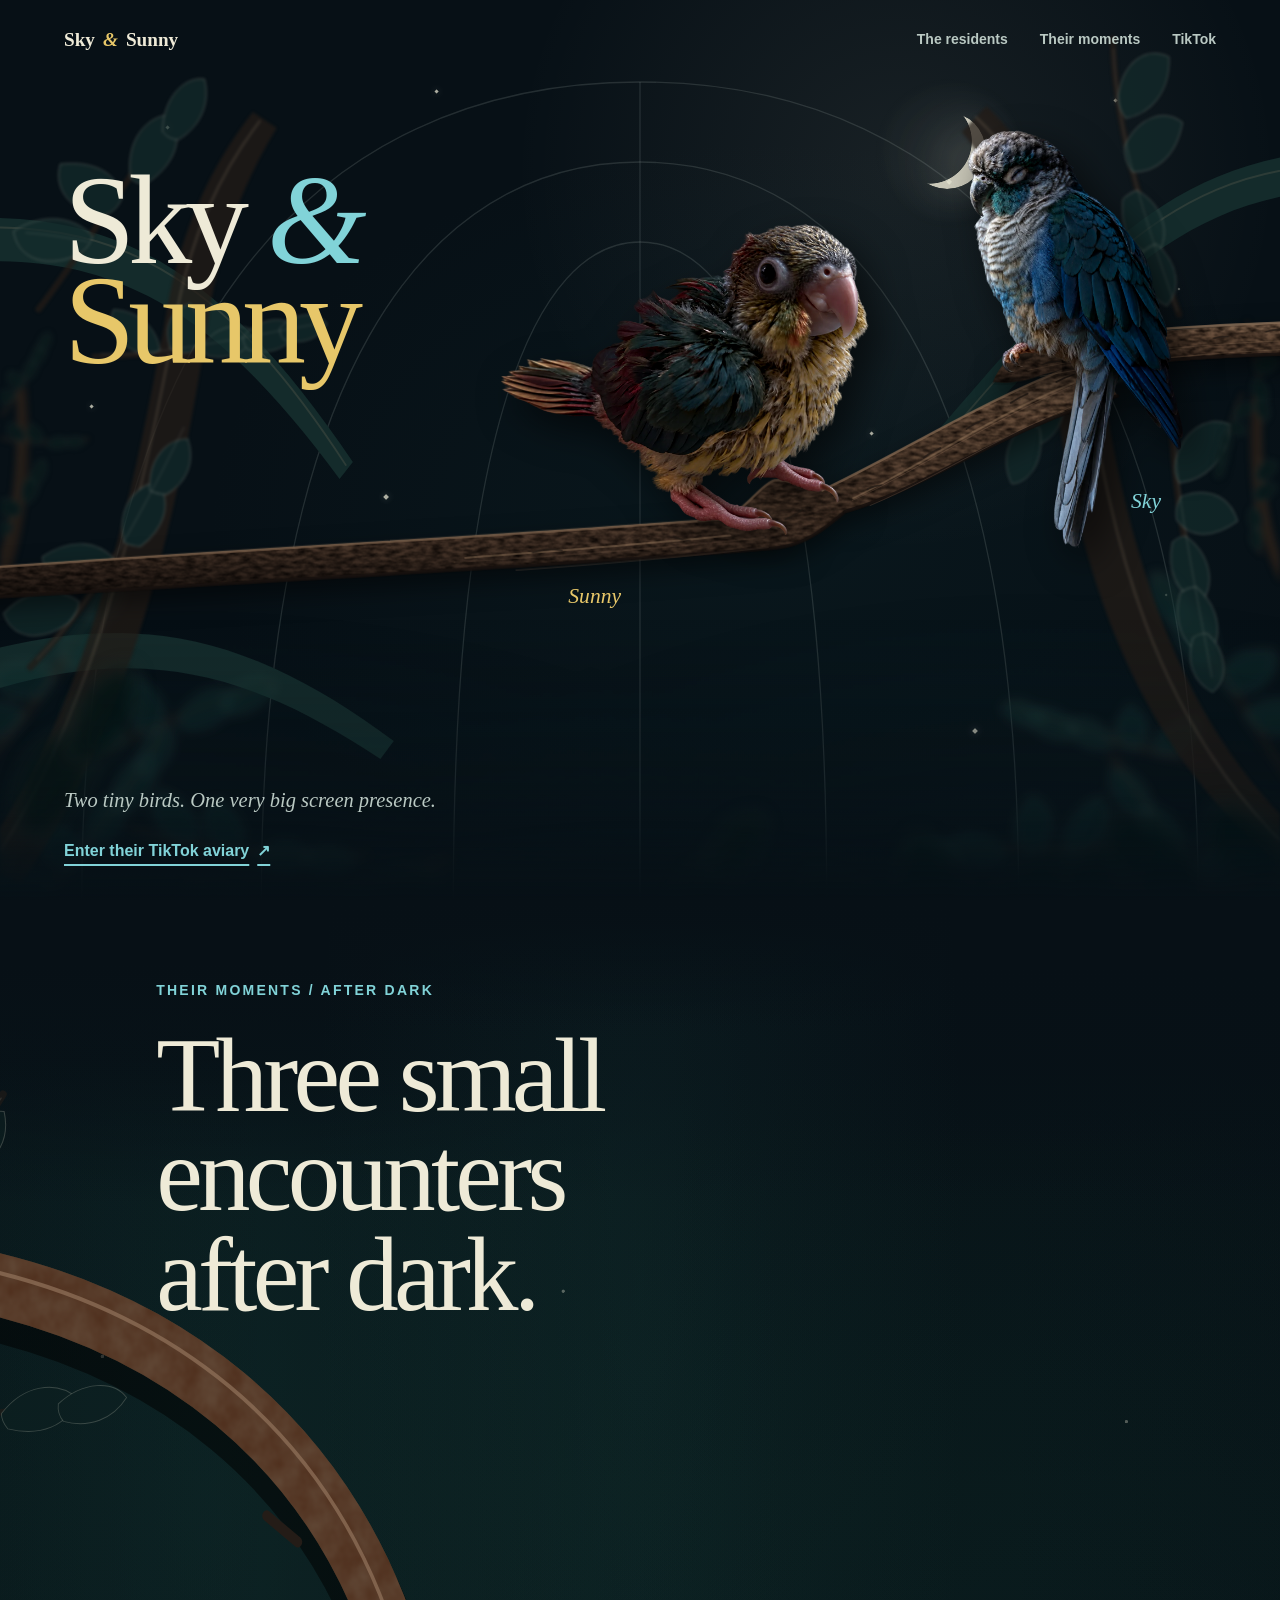
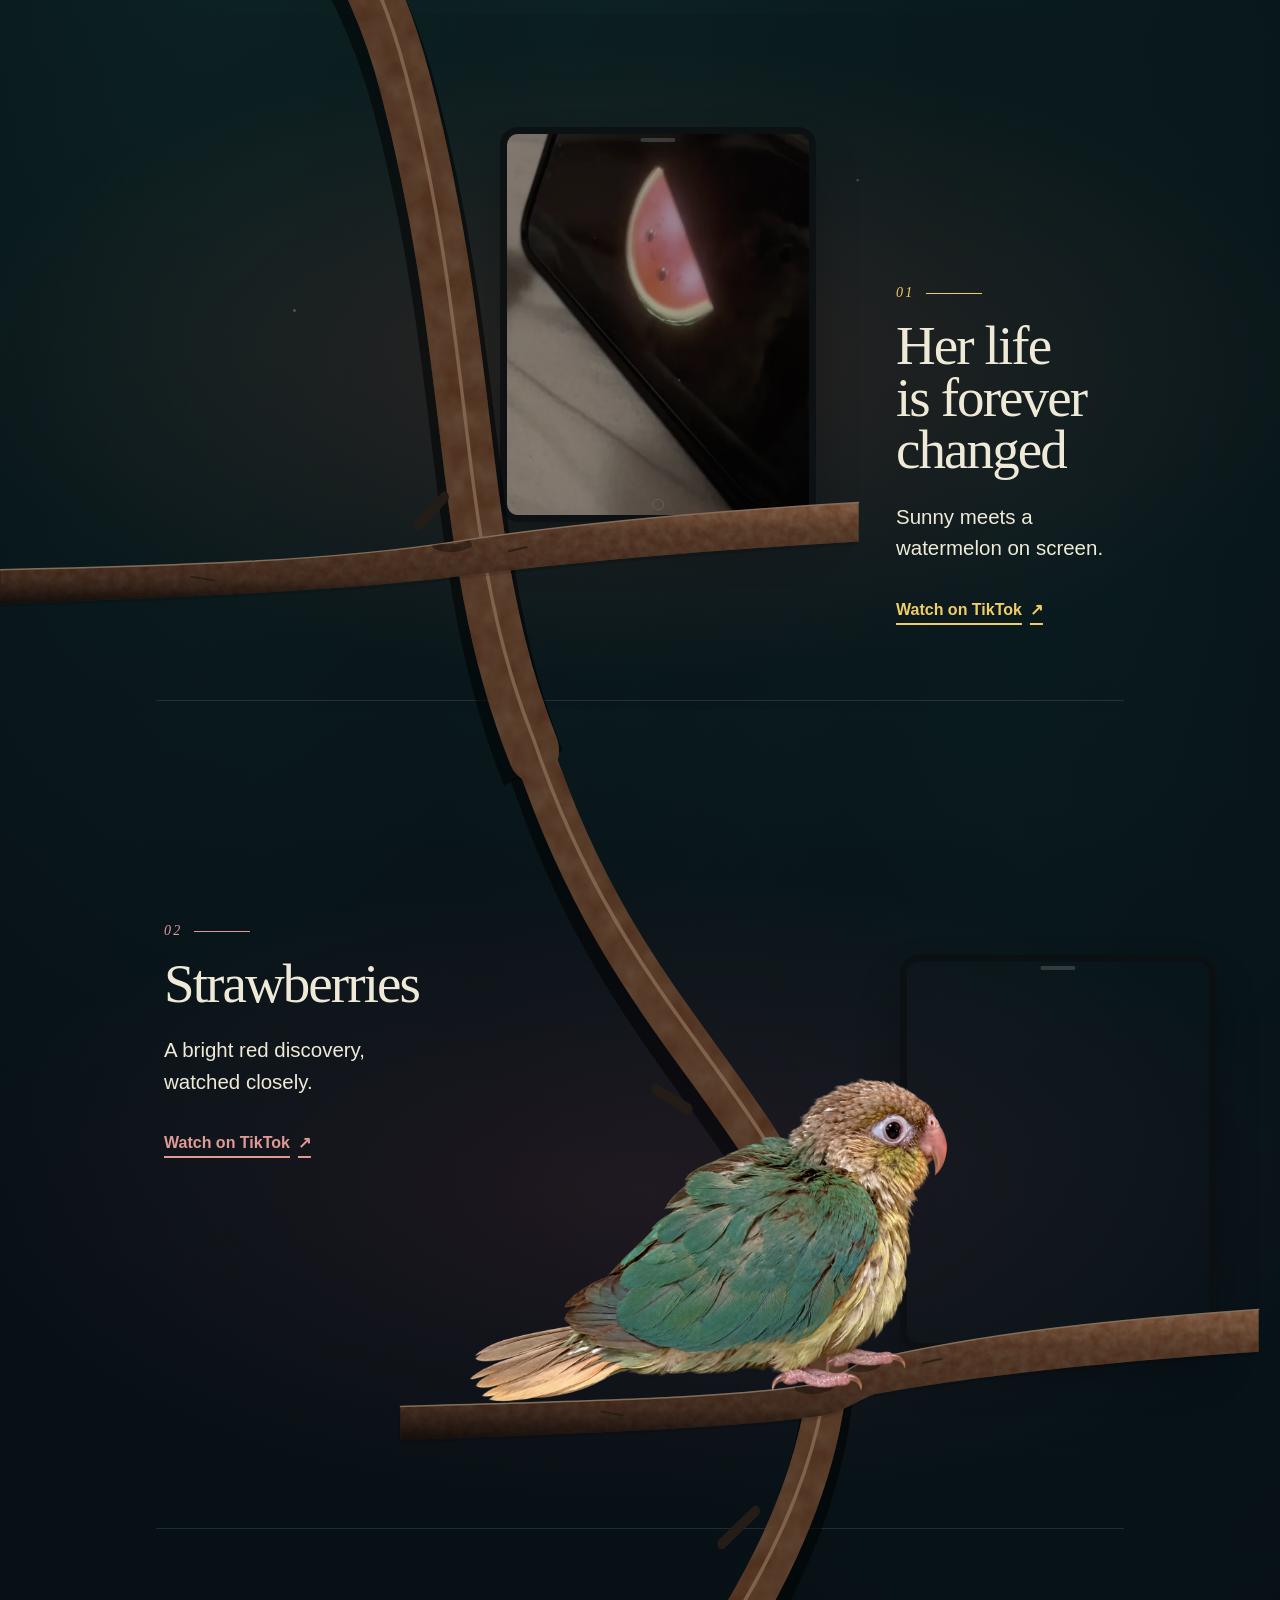
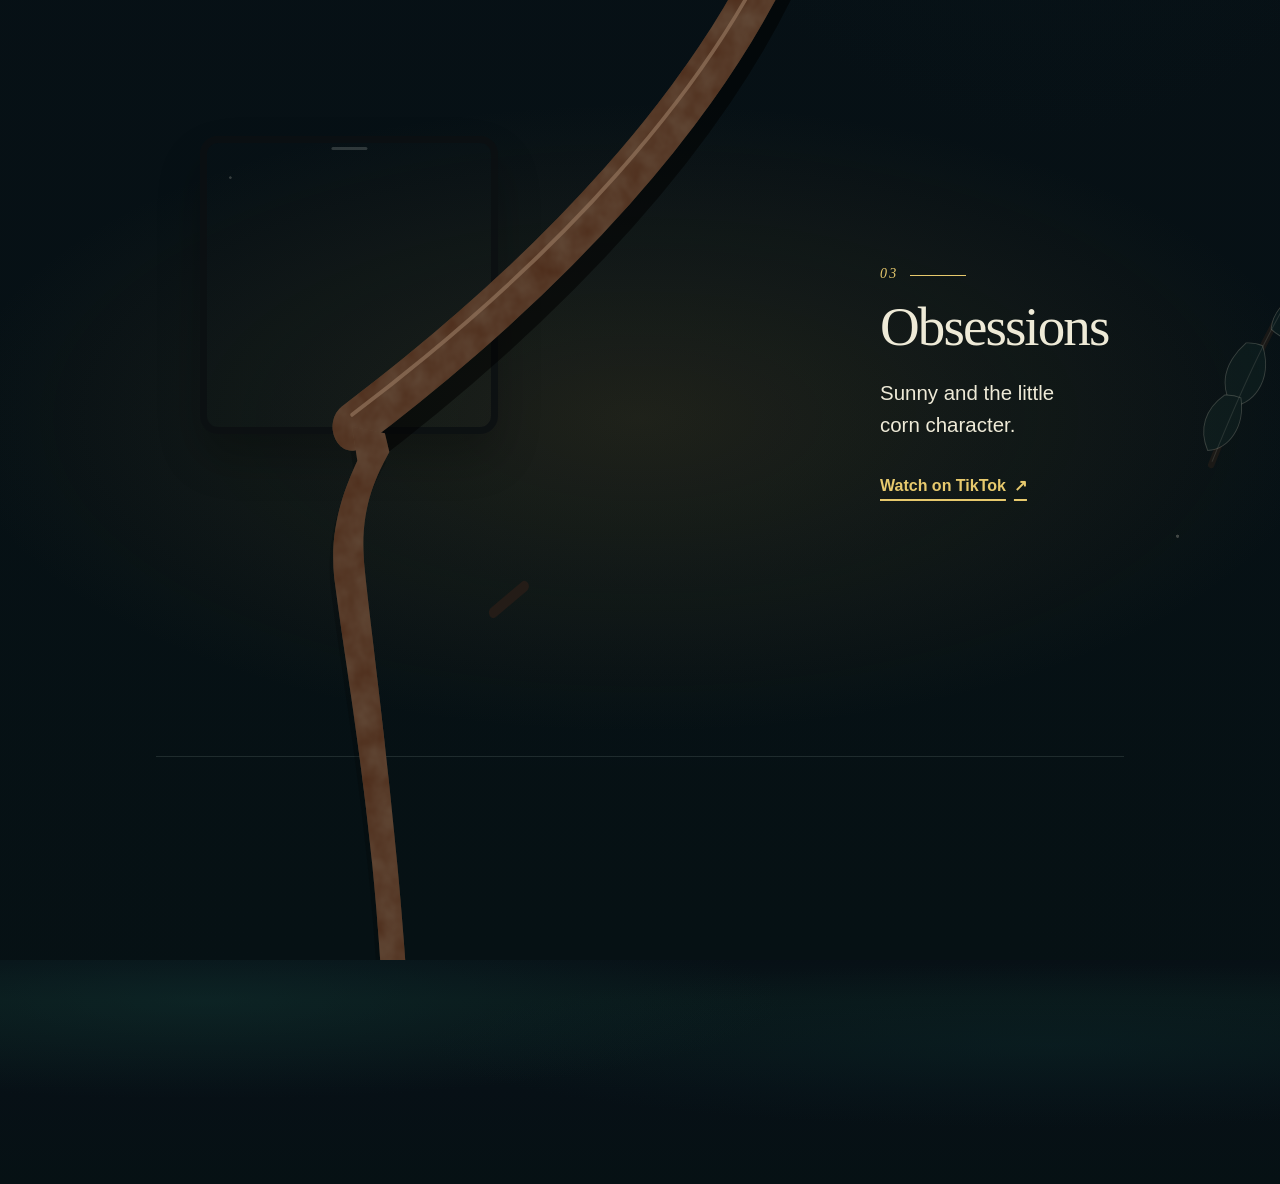
<file: index.html>
<!doctype html>
<html lang="en">
<head>
  <meta charset="utf-8">
  <meta name="viewport" content="width=device-width, initial-scale=1">
  <meta name="theme-color" content="#071016">
  <meta name="description" content="Enter Sky and Sunny’s moonlit aviary and watch three authentic moments from their TikTok account.">
  <title>Sky &amp; Sunny | Night Aviary</title>
  <link rel="icon" href="data:,">
  <link rel="manifest" href="/site.webmanifest">
  <link rel="preconnect" href="https://www.tiktok.com" crossorigin>
  <link rel="dns-prefetch" href="https://www.tiktok.com">
  <link rel="preload" as="style" href="/styles.css">
  <link rel="preload" as="script" href="/script.js">
  <link rel="preload" as="image" href="/assets/sunny-cutout.webp" type="image/webp" fetchpriority="high">
  <link rel="preload" as="image" href="/assets/sky-cutout.webp" type="image/webp" fetchpriority="high">
  <link rel="stylesheet" href="/styles.css">
  <script src="/script.js" defer></script>
</head>
<body>
  <a class="skip-link" href="#main-content">Skip to main content</a>

  <header class="site-header">
    <nav class="site-nav" aria-label="Primary navigation">
      <a class="wordmark" href="#top" aria-label="Sky and Sunny, back to top">Sky <span>&amp;</span> Sunny</a>
      <button class="menu-toggle" id="menu-toggle" type="button" aria-expanded="false" aria-controls="site-menu">
        <span>Menu</span>
        <span class="menu-icon" aria-hidden="true"><span></span><span></span></span>
      </button>
      <div class="site-menu" id="site-menu">
        <a href="#residents">The residents</a>
        <a href="#moments">Their moments</a>
        <a href="https://www.tiktok.com/@skyandsunny.com" target="_blank" rel="noreferrer">TikTok</a>
      </div>
    </nav>
  </header>

  <main id="main-content">
    <svg class="scene-definitions" width="0" height="0" aria-hidden="true" focusable="false">
      <defs>
        <symbol id="leaf-spray-a" viewBox="0 0 200 160">
          <path class="leaf-stem" d="M12 148C58 116 102 72 187 13"></path>
          <path class="leaf-blade" d="M54 116C25 119 8 104 11 83C39 75 61 87 70 105C66 111 61 114 54 116Z"></path>
          <path class="leaf-vein" d="M20 87C38 94 52 101 65 108"></path>
          <path class="leaf-blade" d="M83 92C58 81 51 60 62 43C89 48 104 64 101 83C96 89 91 92 83 92Z"></path>
          <path class="leaf-blade" d="M112 70C116 42 137 26 158 31C162 54 147 71 122 78C117 76 114 74 112 70Z"></path>
          <path class="leaf-blade" d="M147 42C155 17 176 5 191 12C190 32 177 47 157 52C152 50 149 47 147 42Z"></path>
        </symbol>
        <symbol id="leaf-spray-b" viewBox="0 0 200 160">
          <path class="leaf-stem" d="M18 150C62 124 102 91 177 18"></path>
          <path class="leaf-blade" d="M54 125C31 132 13 121 11 104C33 92 55 99 67 114C64 120 60 123 54 125Z"></path>
          <path class="leaf-blade" d="M75 108C57 94 57 76 69 63C90 72 98 87 91 102C86 106 81 108 75 108Z"></path>
          <path class="leaf-blade" d="M98 90C100 68 116 53 134 55C138 74 127 89 107 96C103 95 100 93 98 90Z"></path>
          <path class="leaf-blade" d="M126 64C130 41 148 27 166 31C169 50 157 66 136 72C131 70 128 68 126 64Z"></path>
          <path class="leaf-blade" d="M151 40C155 20 171 9 186 14C187 31 176 43 159 47C155 45 153 43 151 40Z"></path>
          <path class="leaf-vein" d="M22 145C67 120 109 80 177 20"></path>
        </symbol>
        <symbol id="leaf-spray-c" viewBox="0 0 200 160">
          <path class="leaf-stem" d="M8 146C64 125 116 91 190 30"></path>
          <path class="leaf-blade" d="M48 128C21 133 5 120 7 101C33 91 53 101 62 117C58 123 54 126 48 128Z"></path>
          <path class="leaf-blade" d="M82 111C58 108 45 92 51 75C77 71 94 82 99 99C95 105 89 109 82 111Z"></path>
          <path class="leaf-blade" d="M111 91C116 67 135 55 154 61C155 81 143 94 121 99C117 97 114 95 111 91Z"></path>
          <path class="leaf-blade" d="M145 64C153 43 172 34 187 41C185 59 173 70 155 72C151 70 148 68 145 64Z"></path>
          <path class="leaf-vein" d="M15 143C67 123 119 88 188 32"></path>
        </symbol>
        <filter id="moment-bark-relief" x="-8%" y="-12%" width="116%" height="124%" color-interpolation-filters="sRGB">
          <feTurbulence type="fractalNoise" baseFrequency="0.04 0.04" numOctaves="3" seed="27" result="moment-grain"></feTurbulence>
          <feColorMatrix in="moment-grain" type="matrix" values="0 0 0 0 .34 0 0 0 0 .2 0 0 0 0 .1 0.7 0 0 0 0" result="moment-grain-tone"></feColorMatrix>
          <feComposite in="moment-grain-tone" in2="SourceGraphic" operator="in" result="moment-grain-clip"></feComposite>
          <feBlend in="SourceGraphic" in2="moment-grain-clip" mode="overlay"></feBlend>
        </filter>
      </defs>
    </svg>

    <section class="hero-habitat" id="top" aria-labelledby="hero-title">
      <div class="habitat-plane canopy-back" data-depth="-2" aria-hidden="true">
        <div class="moon-halo"><div class="moon-disc"></div></div>
        <div class="star-field">
          <span class="star"></span><span class="star"></span><span class="star"></span>
          <span class="star"></span><span class="star"></span><span class="star"></span>
          <span class="star"></span><span class="star"></span><span class="star"></span>
          <span class="star"></span><span class="star"></span><span class="star"></span>
        </div>
        <svg class="aviary-ribs" viewBox="0 0 1440 900" preserveAspectRatio="none" focusable="false">
          <path d="M92 900C92 324 356 82 720 82S1348 324 1348 900"></path>
          <path d="M294 900C294 376 478 162 720 162S1146 376 1146 900"></path>
          <path d="M510 900C510 430 602 242 720 242S930 430 930 900"></path>
          <path d="M720 82V900"></path>
        </svg>
        <svg class="back-branches" viewBox="0 0 1440 900" preserveAspectRatio="none" focusable="false">
          <path class="back-branch" d="M-50 219C137 208 257 278 397 462L382 479C246 315 132 249 -50 263Z"></path>
          <path class="back-branch" d="M1492 151C1291 166 1200 285 1031 455L1048 474C1218 315 1307 203 1492 190Z"></path>
          <path class="back-branch" d="M-88 672C142 596 285 637 443 741L428 759C272 667 137 632 -88 716Z"></path>
          <path class="back-branch-light" d="M-32 228C146 220 261 290 389 465M1478 166C1295 181 1208 292 1040 462"></path>
        </svg>
        <svg class="distant-undergrowth distant-undergrowth-left" viewBox="0 0 520 900" focusable="false">
          <g>
            <use href="#leaf-spray-c" x="-78" y="286" width="344" height="270" transform="rotate(-23 94 421)"></use>
            <use href="#leaf-spray-a" x="104" y="398" width="318" height="252" transform="rotate(17 263 524)"></use>
            <use href="#leaf-spray-b" x="-35" y="535" width="374" height="292" transform="rotate(-13 152 681)"></use>
            <use href="#leaf-spray-c" x="235" y="558" width="330" height="258" transform="rotate(39 400 687)"></use>
          </g>
        </svg>
        <svg class="distant-undergrowth distant-undergrowth-right" viewBox="0 0 520 900" focusable="false">
          <g>
            <use href="#leaf-spray-a" x="-56" y="322" width="330" height="258" transform="rotate(-19 109 451)"></use>
            <use href="#leaf-spray-b" x="128" y="414" width="300" height="238" transform="rotate(24 278 533)"></use>
            <use href="#leaf-spray-c" x="-42" y="558" width="370" height="288" transform="rotate(-17 143 702)"></use>
            <use href="#leaf-spray-a" x="244" y="584" width="316" height="248" transform="rotate(37 402 708)"></use>
          </g>
        </svg>
      </div>

      <div class="habitat-plane canopy-middle" data-depth="2" aria-hidden="true">
        <svg class="middle-foliage foliage-left" viewBox="0 0 520 900" focusable="false">
          <path class="branch-fill" d="M-32 862C68 726 118 536 158 310C172 230 202 166 244 112L268 128C230 190 208 256 198 328C164 552 111 741 12 884Z"></path>
          <path class="branch-fill-light" d="M-8 850C79 716 128 531 168 312C183 234 210 175 251 121"></path>
          <g class="leaf-fill">
            <use href="#leaf-spray-a" x="-18" y="94" width="258" height="202" transform="rotate(-17 110 195)"></use>
            <use href="#leaf-spray-b" x="92" y="250" width="218" height="174" transform="rotate(31 201 337)"></use>
            <use href="#leaf-spray-c" x="-42" y="430" width="276" height="214" transform="rotate(-25 92 537)"></use>
          </g>
        </svg>
        <svg class="middle-foliage foliage-right" viewBox="0 0 520 900" focusable="false">
          <path class="branch-fill" d="M552 836C430 726 370 548 344 326C334 236 294 164 236 106L211 132C263 196 291 265 299 347C320 561 381 742 526 862Z"></path>
          <path class="branch-fill-light" d="M531 842C411 724 354 547 331 329C321 243 284 174 225 117"></path>
          <g class="leaf-fill">
            <use href="#leaf-spray-c" x="270" y="74" width="270" height="210" transform="rotate(109 404 180)"></use>
            <use href="#leaf-spray-a" x="190" y="270" width="238" height="186" transform="rotate(151 312 364)"></use>
            <use href="#leaf-spray-b" x="306" y="438" width="280" height="218" transform="rotate(121 446 546)"></use>
          </g>
        </svg>
      </div>

      <div class="hero-content" id="residents">
        <div class="hero-title-block">
          <h1 id="hero-title"><span>Sky <i>&amp;</i></span><span>Sunny</span></h1>
        </div>
        <div class="residents" aria-label="Portraits of Sunny and Sky">
          <figure class="resident resident-sunny" data-face="sunny">
            <svg class="resident-support shared-perch" data-support-svg="sunny" viewBox="0 0 1366 1152" aria-hidden="true" focusable="false">
              <defs>
                <clipPath id="sunny-support-clip" clipPathUnits="userSpaceOnUse"><path d="M-2200 1280C-1200 1200 -300 1160 760 1080C850 1090 930 950 980 940C1010 936 1035 942 1060 955C1090 956 1120 965 1150 975C1420 850 1850 620 2100 670C2300 760 2450 850 2600 926L2600 1010C2450 930 2300 840 2100 790C1850 760 1500 950 1230 1052C1160 1110 1090 1170 990 1180C300 1240 -900 1300 -2200 1380Z"></path></clipPath>
                <clipPath id="sunny-wide-trim" clipPathUnits="userSpaceOnUse"><rect x="-3000" y="-1000" width="4230" height="4000"></rect></clipPath>
                <path id="sunny-wide-texture-source" d="M-2200 1280C-1200 1200 -300 1160 760 1080C850 1090 930 950 980 940C1010 936 1035 942 1060 955C1090 956 1120 965 1150 975C1420 850 1850 620 2100 670C2320 650 2580 640 2800 650C2580 690 2320 720 2100 740C1850 760 1500 950 1230 1052C1160 1110 1090 1170 990 1180C300 1240 -900 1300 -2200 1380Z"></path>
                <linearGradient id="sunny-bark-gradient" x1="0" y1="1" x2="0" y2="0">
                  <stop class="support-bark-shadow-stop" offset="0"></stop>
                  <stop class="support-bark-base-stop" offset="0.24"></stop>
                  <stop class="support-bark-mid-stop" offset="0.72"></stop>
                  <stop class="support-bark-highlight-stop" offset="1"></stop>
                </linearGradient>
                <filter id="sunny-bark-relief" x="-8%" y="-12%" width="116%" height="124%" color-interpolation-filters="sRGB">
                  <feTurbulence type="fractalNoise" baseFrequency="0.025 0.075" numOctaves="4" seed="19" result="bark-noise"></feTurbulence>
                  <feDisplacementMap in="SourceGraphic" in2="bark-noise" scale="5" xChannelSelector="R" yChannelSelector="B" result="bark-edge"></feDisplacementMap>
                  <feColorMatrix in="bark-noise" type="matrix" values="0 0 0 0 .12 0 0 0 0 .08 0 0 0 0 .05 1.7 0 0 0 -.45" result="bark-tone"></feColorMatrix>
                  <feComposite in="bark-tone" in2="bark-edge" operator="in"></feComposite>
                </filter>
              </defs>
              <path class="support-shadow support-wide" clip-path="url(#sunny-wide-trim)" transform="translate(-5 10)" d="M-2200 1280C-1200 1200 -300 1160 760 1080C850 1090 930 950 980 940C1010 936 1035 942 1060 955C1090 956 1120 965 1150 975C1420 850 1850 620 2100 670C2320 650 2580 640 2800 650C2580 690 2320 720 2100 740C1850 760 1500 950 1230 1052C1160 1110 1090 1170 990 1180C300 1240 -900 1300 -2200 1380Z"></path>
              <path class="support-shadow support-intermediate" transform="translate(-5 10)" d="M-2200 1280C-1200 1200 -300 1160 760 1080C850 1090 930 950 980 940C1010 936 1035 942 1060 955C1090 956 1120 965 1150 975C1420 850 1850 620 2100 670C2300 760 2450 850 2600 926C2740 920 2890 900 3000 900C2860 940 2720 980 2600 1010C2450 930 2300 840 2100 790C1850 760 1500 950 1230 1052C1160 1110 1090 1170 990 1180C300 1240 -900 1300 -2200 1380Z"></path>
              <path class="support-shadow support-connector support-connector-wide" transform="translate(-5 10)" d="M1150 975C1420 850 1780 620 2110 510L2200 640C1800 750 1500 980 1230 1052C1200 1060 1170 1020 1150 975Z"></path>
              <path class="support-shadow support-connector support-connector-tablet" transform="translate(-5 10)" d="M1150 975C1260 910 1500 650 1750 520L1900 620C1700 700 1430 880 1230 1052C1200 1060 1170 1020 1150 975Z"></path>
              <path class="support-unified-shadow support-unified-shadow-wide" transform="translate(-5 10)" d="M-2200 1280C-1200 1200 -300 1160 760 1080C850 1090 930 950 980 940C1010 936 1035 942 1060 955C1090 956 1120 965 1150 975C1420 850 1780 620 2110 510L2200 640C1800 750 1500 980 1230 1052C1160 1110 1090 1170 990 1180C300 1240 -900 1300 -2200 1380Z"></path>
              <path class="support-unified-shadow support-unified-shadow-tablet" transform="translate(-5 10)" d="M-2200 1280C-1200 1200 -300 1160 760 1080C850 1090 930 950 980 940C1010 936 1035 942 1060 955C1090 956 1120 965 1150 975C1260 910 1500 650 1750 520L1900 620C1700 700 1430 880 1230 1052C1160 1110 1090 1170 990 1180C300 1240 -900 1300 -2200 1380Z"></path>
              <path id="sunny-wide-wood" class="support-wood support-wide" clip-path="url(#sunny-wide-trim)" data-shared-support="sunny" data-internal-terminal="2800,650" d="M-2200 1280C-1200 1200 -300 1160 760 1080C850 1090 930 950 980 940C1010 936 1035 942 1060 955C1090 956 1120 965 1150 975C1420 850 1850 620 2100 670C2320 650 2580 640 2800 650C2580 690 2320 720 2100 740C1850 760 1500 950 1230 1052C1160 1110 1090 1170 990 1180C300 1240 -900 1300 -2200 1380Z"></path>
              <path id="sunny-intermediate-wood" class="support-wood support-intermediate" data-shared-support="sunny" data-internal-terminal="3000,900" d="M-2200 1280C-1200 1200 -300 1160 760 1080C850 1090 930 950 980 940C1010 936 1035 942 1060 955C1090 956 1120 965 1150 975C1420 850 1850 620 2100 670C2300 760 2450 850 2600 926C2740 920 2890 900 3000 900C2860 940 2720 980 2600 1010C2450 930 2300 840 2100 790C1850 760 1500 950 1230 1052C1160 1110 1090 1170 990 1180C300 1240 -900 1300 -2200 1380Z"></path>
              <path id="sunny-connector-wide-wood" class="support-wood support-connector support-connector-wide" data-shared-support="connector" d="M1150 975C1420 850 1780 620 2110 510L2200 640C1800 750 1500 980 1230 1052C1200 1060 1170 1020 1150 975Z"></path>
              <path id="sunny-connector-tablet-wood" class="support-wood support-connector support-connector-tablet" data-shared-support="connector" d="M1150 975C1260 910 1500 650 1750 520L1900 620C1700 700 1430 880 1230 1052C1200 1060 1170 1020 1150 975Z"></path>
              <path id="sunny-unified-wide" class="support-unified support-unified-wide" d="M-2200 1280C-1200 1200 -300 1160 760 1080C850 1090 930 950 980 940C1010 936 1035 942 1060 955C1090 956 1120 965 1150 975C1420 850 1780 620 2110 510L2200 640C1800 750 1500 980 1230 1052C1160 1110 1090 1170 990 1180C300 1240 -900 1300 -2200 1380Z"></path>
              <path id="sunny-unified-tablet" class="support-unified support-unified-tablet" d="M-2200 1280C-1200 1200 -300 1160 760 1080C850 1090 930 950 980 940C1010 936 1035 942 1060 955C1090 956 1120 965 1150 975C1260 910 1500 650 1750 520L1900 620C1700 700 1430 880 1230 1052C1160 1110 1090 1170 990 1180C300 1240 -900 1300 -2200 1380Z"></path>
              <use class="support-bark-texture support-bark-texture-unified support-unified-wide" href="#sunny-unified-wide"></use>
              <use class="support-bark-texture support-bark-texture-unified support-unified-tablet" href="#sunny-unified-tablet"></use>
              <use class="support-bark-texture support-bark-texture-mobile support-wide" href="#sunny-wide-texture-source"></use>
              <use class="support-bark-texture support-bark-texture-mobile support-intermediate" href="#sunny-intermediate-wood"></use>
              <path class="support-irregular-highlight support-wide" d="M-120 1216C202 1191 522 1167 822 1136M1260 1004C1498 889 1770 700 2054 590"></path>
              <path class="support-irregular-highlight support-intermediate" d="M-120 1216C202 1191 522 1167 822 1136M1252 1003C1474 841 1665 700 1874 606"></path>
              <path class="support-surface-edge support-wide" clip-path="url(#sunny-wide-trim)" d="M-2200 1280C-1200 1200 -300 1160 760 1080C850 1090 930 950 980 940C1010 936 1035 942 1060 955C1090 956 1120 965 1150 975"></path>
              <path class="support-surface-edge support-intermediate" d="M-2200 1280C-1200 1200 -300 1160 760 1080C850 1090 930 950 980 940C1010 936 1035 942 1060 955C1090 956 1120 965 1150 975C1420 850 1850 620 2100 670C2300 760 2450 850 2600 926C2740 920 2890 900 3000 900"></path>
              <path class="support-surface-edge support-connector support-connector-wide" d="M1150 975C1420 850 1780 620 2110 510"></path>
              <path class="support-surface-edge support-connector support-connector-tablet" d="M1150 975C1260 910 1500 650 1750 520"></path>
              <path class="support-depth-edge support-wide" clip-path="url(#sunny-wide-trim)" d="M-2200 1380C-900 1300 300 1240 990 1180C1090 1170 1160 1110 1230 1052"></path>
              <path class="support-depth-edge support-intermediate" d="M-2200 1380C-900 1300 300 1240 990 1180C1090 1170 1160 1110 1230 1052C1500 950 1850 760 2100 790C2300 840 2450 930 2600 1010C2720 980 2860 940 3000 900"></path>
              <path class="support-depth-edge support-connector support-connector-wide" d="M1230 1052C1500 980 1800 750 2200 640"></path>
              <path class="support-depth-edge support-connector support-connector-tablet" d="M1230 1052C1430 880 1700 700 1900 620"></path>
              <path class="support-boundary support-wide" clip-path="url(#sunny-wide-trim)" data-support-contour="sunny" data-support-bird=".resident-sunny .resident-cutout" data-support-anchors="760,1080;1060,955" d="M-2200 1280C-1200 1200 -300 1160 760 1080C850 1090 930 950 980 940C1010 936 1035 942 1060 955C1090 956 1120 965 1150 975C1420 850 1850 620 2100 670C2320 650 2580 640 2800 650"></path>
              <path class="support-boundary support-intermediate" data-support-contour="sunny" data-support-bird=".resident-sunny .resident-cutout" data-support-anchors="760,1080;1060,955" d="M-2200 1280C-1200 1200 -300 1160 760 1080C850 1090 930 950 980 940C1010 936 1035 942 1060 955C1090 956 1120 965 1150 975C1420 850 1850 620 2100 670C2300 760 2450 850 2600 926C2740 920 2890 900 3000 900"></path>
              <path class="support-contact-shadow" clip-path="url(#sunny-support-clip)" d="M716 1084Q758 1098 804 1082M1018 962Q1058 976 1102 962"></path>
              <path class="support-fissure sunny-support-fissure" clip-path="url(#sunny-wide-trim)" d="M120 1197Q172 1178 224 1190M620 1140Q650 1153 680 1156M820 1116Q852 1099 888 1106M1018 1078Q1052 1068 1080 1042"></path>
              <path class="support-fissure support-connector support-connector-wide" d="M1310 972Q1336 958 1362 958M1510 860Q1540 838 1570 825M1662 758Q1692 736 1726 724M1820 665Q1850 645 1880 632M1982 590Q2012 574 2048 563"></path>
              <path class="support-fissure support-connector support-connector-tablet" d="M1218 935Q1240 920 1268 900M1320 826Q1342 800 1366 774M1440 690Q1468 672 1492 651M1552 588Q1576 566 1604 552"></path>
              <path class="support-grain support-wide" clip-path="url(#sunny-wide-trim)" d="M-160 1231C270 1206 650 1175 944 1142M60 1260C414 1235 710 1207 958 1178"></path>
              <path class="support-grain support-connector support-connector-wide" d="M1256 1012C1500 900 1770 712 2074 590M1320 1030C1584 918 1818 758 2110 650"></path>
              <path class="support-grain support-connector support-connector-tablet" d="M1248 1016C1360 900 1490 733 1648 600M1292 1030C1420 914 1542 784 1682 642"></path>
            </svg>
            <img class="resident-cutout" src="/assets/sunny-cutout.webp" width="1366" height="1152" alt="Sunny, a small green-and-yellow bird with a rosy tail and visible pink feet." loading="eager" decoding="async" fetchpriority="high">
            <figcaption>Sunny</figcaption>
          </figure>
          <figure class="resident resident-sky" data-face="sky">
            <svg class="resident-support" data-support-svg="sky" viewBox="0 0 1024 1536" aria-hidden="true" focusable="false">
              <defs>
                <clipPath id="sky-support-clip" clipPathUnits="userSpaceOnUse"><path d="M300 850C320 840 340 830 350 824C620 760 980 730 1450 710L1450 825C980 842 650 870 378 924C340 900 320 875 300 850Z"></path></clipPath>
                <clipPath id="sky-painted-trim" clipPathUnits="userSpaceOnUse"><rect x="510" y="600" width="1032" height="430"></rect></clipPath>
                <linearGradient id="sky-bark-gradient" x1="0" y1="1" x2="0" y2="0">
                  <stop class="support-bark-shadow-stop" offset="0"></stop>
                  <stop class="support-bark-base-stop" offset="0.24"></stop>
                  <stop class="support-bark-mid-stop" offset="0.72"></stop>
                  <stop class="support-bark-highlight-stop" offset="1"></stop>
                </linearGradient>
                <filter id="sky-bark-relief" x="-8%" y="-12%" width="116%" height="124%" color-interpolation-filters="sRGB">
                  <feTurbulence type="fractalNoise" baseFrequency="0.028 0.08" numOctaves="4" seed="31" result="bark-noise"></feTurbulence>
                  <feDisplacementMap in="SourceGraphic" in2="bark-noise" scale="5" xChannelSelector="R" yChannelSelector="B" result="bark-edge"></feDisplacementMap>
                  <feColorMatrix in="bark-noise" type="matrix" values="0 0 0 0 .12 0 0 0 0 .08 0 0 0 0 .05 1.7 0 0 0 -.45" result="bark-tone"></feColorMatrix>
                  <feComposite in="bark-tone" in2="bark-edge" operator="in"></feComposite>
                </filter>
              </defs>
              <path class="support-shadow" transform="translate(-5 10)" d="M258 930C278 882 314 840 350 824C404 811 466 804 526 794L526 882C468 895 421 909 378 924C332 933 292 935 258 930Z"></path>
              <path class="support-shadow" clip-path="url(#sky-painted-trim)" transform="translate(-5 10)" d="M300 850C320 840 340 830 350 824C620 760 980 730 1450 710L1450 825C980 842 650 870 378 924C340 900 320 875 300 850Z"></path>
              <path id="sky-contact-saddle" class="support-wood support-contact-saddle" d="M258 930C278 882 314 840 350 824C404 811 466 804 526 794L526 882C468 895 421 909 378 924C332 933 292 935 258 930Z"></path>
              <path id="sky-support-wood" class="support-wood" clip-path="url(#sky-painted-trim)" data-shared-support="sky" d="M300 850C320 840 340 830 350 824C620 760 980 730 1450 710L1450 825C980 842 650 870 378 924C340 900 320 875 300 850Z"></path>
              <use class="support-bark-texture" href="#sky-contact-saddle"></use>
              <use class="support-bark-texture" href="#sky-support-wood"></use>
              <path class="support-irregular-highlight" d="M350 824C404 812 466 804 522 795M710 752C902 734 1130 720 1398 712"></path>
              <path class="support-surface-edge" d="M350 824C404 811 466 804 526 794M650 758C820 738 1080 722 1450 710"></path>
              <path class="support-depth-edge" d="M650 870C840 850 1090 834 1450 825"></path>
              <path class="support-boundary" data-support-contour="sky" data-support-bird=".resident-sky .resident-cutout" data-support-anchors="350,824" d="M300 850C320 840 340 830 350 824C620 760 980 730 1450 710"></path>
              <path class="support-contact-shadow" clip-path="url(#sky-support-clip)" d="M302 835Q346 852 394 832"></path>
              <path class="support-fissure" d="M436 868Q468 854 502 856M650 820Q682 806 716 808M842 792Q876 780 910 783M1060 772Q1088 764 1114 766M1250 748Q1282 738 1318 741"></path>
              <path class="support-grain" d="M386 888C674 826 1014 790 1390 778M430 910C740 852 1048 822 1382 810"></path>
            </svg>
            <img class="resident-cutout" src="/assets/sky-cutout.webp" width="1024" height="1536" alt="Sky, a turquoise-and-grey bird ready to settle on the shared branch." loading="eager" decoding="async" fetchpriority="high">
            <figcaption>Sky</figcaption>
          </figure>
        </div>
        <div class="hero-note">
          <p>Two tiny birds. One very big screen presence.</p>
          <a href="https://www.tiktok.com/@skyandsunny.com" target="_blank" rel="noreferrer">Enter their TikTok aviary <span aria-hidden="true">↗</span></a>
        </div>
      </div>

      <div class="habitat-plane canopy-foreground" data-depth="4" data-entrance aria-hidden="true">
        <svg class="foreground-undergrowth" viewBox="0 0 1440 460" preserveAspectRatio="none" focusable="false">
          <g>
            <use href="#leaf-spray-a" x="-120" y="92" width="420" height="328" transform="rotate(-19 90 256)"></use>
            <use href="#leaf-spray-c" x="184" y="170" width="350" height="276" transform="rotate(13 359 308)"></use>
            <use href="#leaf-spray-b" x="514" y="212" width="382" height="298" transform="rotate(-10 705 361)"></use>
            <use href="#leaf-spray-a" x="858" y="170" width="360" height="282" transform="rotate(18 1038 311)"></use>
            <use href="#leaf-spray-c" x="1170" y="84" width="420" height="328" transform="rotate(23 1380 248)"></use>
          </g>
        </svg>
        <svg class="front-foliage front-left" viewBox="0 0 540 900" focusable="false">
          <path class="branch-front" d="M-42 932C35 760 65 532 57 258L91 221C116 504 95 747 12 944Z"></path>
          <path class="branch-front-light" d="M-15 924C48 751 77 526 69 256"></path>
          <g class="leaf-front">
            <use href="#leaf-spray-b" x="-76" y="58" width="322" height="250" transform="rotate(-21 82 181)"></use>
            <use href="#leaf-spray-c" x="18" y="286" width="294" height="230" transform="rotate(33 164 398)"></use>
            <use href="#leaf-spray-a" x="-100" y="520" width="344" height="268" transform="rotate(-27 72 654)"></use>
          </g>
        </svg>
        <svg class="front-foliage front-right" viewBox="0 0 540 900" focusable="false">
          <path class="branch-front" d="M590 934C501 760 470 525 482 258L448 222C419 498 444 746 558 948Z"></path>
          <path class="branch-front-light" d="M566 928C489 751 462 524 473 257"></path>
          <g class="leaf-front">
            <use href="#leaf-spray-a" x="294" y="42" width="330" height="256" transform="rotate(117 459 171)"></use>
            <use href="#leaf-spray-b" x="220" y="284" width="298" height="232" transform="rotate(145 369 400)"></use>
            <use href="#leaf-spray-c" x="310" y="512" width="342" height="266" transform="rotate(122 481 645)"></use>
          </g>
        </svg>
      </div>
    </section>

    <section class="moments-habitat" id="moments" aria-labelledby="moments-title">
      <div class="moments-intro">
        <h2 id="moments-title">Three small encounters after dark.</h2>
      </div>
      <svg class="moment-foliage moment-foliage-left" viewBox="0 0 340 800" aria-hidden="true" focusable="false">
        <use href="#leaf-spray-c" x="-80" y="28" width="300" height="232" transform="rotate(-19 70 144)"></use>
        <use href="#leaf-spray-a" x="22" y="244" width="254" height="198" transform="rotate(29 148 344)"></use>
        <use href="#leaf-spray-b" x="-98" y="490" width="318" height="246" transform="rotate(-27 62 612)"></use>
      </svg>
      <svg class="moment-foliage moment-foliage-right" viewBox="0 0 340 800" aria-hidden="true" focusable="false">
        <use href="#leaf-spray-b" x="118" y="40" width="300" height="232" transform="rotate(113 270 156)"></use>
        <use href="#leaf-spray-c" x="40" y="270" width="258" height="200" transform="rotate(151 172 370)"></use>
        <use href="#leaf-spray-a" x="132" y="500" width="314" height="244" transform="rotate(123 288 622)"></use>
      </svg>
      <svg class="habitat-branch habitat-branch-compact" viewBox="0 0 390 2720" preserveAspectRatio="none" aria-hidden="true" focusable="false">
        <path class="compact-branch-shadow" transform="translate(-7 8)" d="M421 -50C398 145 368 260 356 327C401 365 416 485 416 807C404 901 372 1012 358 1077C401 1120 415 1275 415 1586C403 1710 350 1832 264 1910C235 1902 210 1892 190 1888C180 1905 176 1922 177.6 1938L177.6 2082C238 2104 355 2112 400 2152C416 2250 416 2450 416 2647C407 2708 383 2760 364 2790L384 2790C406 2740 427 2690 429 2638C424 2440 424 2230 409 2144C365 2098 260 2080 207 2052C205 1994 209 1955 218 1920C233 1918 248 1915 264 1910C380 1840 419 1702 428 1580C424 1265 412 1105 375 1068C389 1006 418 895 429 800C424 475 410 350 374 320C386 255 414 140 435 -50Z"></path>
        <path class="branch-main compact-branch-main segment-three" data-support-body="obsessions" d="M421 -50C398 145 368 260 356 327C401 365 416 485 416 807C404 901 372 1012 358 1077C401 1120 415 1275 415 1586C403 1710 350 1832 264 1910C235 1902 210 1892 190 1888C180 1905 176 1922 177.6 1938L177.6 2082C238 2104 355 2112 400 2152C416 2250 416 2450 416 2647C407 2708 383 2760 364 2790L384 2790C406 2740 427 2690 429 2638C424 2440 424 2230 409 2144C365 2098 260 2080 207 2052C205 1994 209 1955 218 1920C233 1918 248 1915 264 1910C380 1840 419 1702 428 1580C424 1265 412 1105 375 1068C389 1006 418 895 429 800C424 475 410 350 374 320C386 255 414 140 435 -50Z"></path>
        <path class="branch-edge compact-branch-edge" d="M421 -40C399 150 370 262 358 326C402 367 417 486 417 804M416 812C404 906 373 1012 360 1075M359 1082C402 1124 416 1277 416 1584M415 1591C403 1714 350 1832 264 1910C235 1902 210 1892 190 1888C180 1905 176 1922 177.6 1938M400 2152C416 2250 417 2460 417 2644C408 2709 385 2758 366 2782"></path>
        <path class="support-boundary compact-contact-boundary" data-support-contour="obsessions" data-support-bird=".moment-obsessions .moment-bird" data-support-owner=".branch-main.segment-three" data-support-anchors="205,800" data-continuous-main="true" d="M177.6 1938L177.6 2082"></path>
        <path class="branch-mark compact-branch-mark" d="M375 276L391 291M374 1015L392 1028M391 1770L374 1788M389 2460L405 2478"></path>
      </svg>
      <svg class="habitat-branch" viewBox="0 0 1440 2720" preserveAspectRatio="none" aria-hidden="true" focusable="false">
        <path class="branch-shadow segment-one" d="M-80 92C180 124 384 246 456 470C538 724 512 902 600 1080"></path>
        <path class="branch-shadow segment-two" d="M600 1080C690 1298 820 1370 904 1510C996 1664 884 1948 396 2248"></path>
        <path class="branch-shadow branch-fill-shadow segment-three" transform="translate(-4 10)" d="M396 2232L402 2263C388 2288 370 2324 376 2370C390 2460 420 2590 430 2753L460 2772C448 2600 420 2440 410 2360C404 2310 421 2280 438 2255L433 2238Z"></path>
        <path class="branch-main segment-one" d="M-80 76C180 108 384 230 456 454C538 708 512 886 600 1064"></path>
        <path class="branch-main segment-two" data-support-body="obsessions" d="M600 1064C690 1282 820 1354 904 1494C996 1648 884 1932 396 2232"></path>
        <path class="branch-main segment-three" d="M396 2232L402 2263C388 2288 370 2324 376 2370C390 2460 420 2590 430 2753L460 2772C448 2600 420 2440 410 2360C404 2310 421 2280 438 2255L433 2238Z"></path>
        <path class="branch-edge" d="M-80 65C180 97 384 219 456 443C538 697 512 875 600 1053C690 1271 820 1343 904 1483C996 1637 884 1921 396 2221"></path>
        <path class="support-boundary desktop-contact-boundary" data-support-contour="obsessions" data-support-bird=".moment-obsessions .moment-bird" data-support-owner=".branch-main.segment-three" data-support-anchors="205,800" data-continuous-main="true" d="M350 2218L396 2232L402 2263L460 2282"></path>
        <path class="branch-mark" d="M300 300L335 324M500 832L470 858M738 1374L774 1392M850 1760L812 1790M590 2378L555 2402"></path>
      </svg>

      <div class="moment-sequence">
        <article class="moment moment-watermelon" data-moment>
          <div class="moment-opening">
            <a class="moment-image-link" href="https://www.tiktok.com/@skyandsunny.com/video/7214467392791907590" target="_blank" rel="noreferrer" aria-label="Watch Her life is forever changed on TikTok">
              <span class="moment-context" aria-hidden="true">
                <img src="/assets/moment-watermelon.webp" width="1400" height="860" alt="" loading="lazy" decoding="async">
              </span>
              <svg class="moment-support moment-twig moment-perch" data-support-svg="watermelon" viewBox="0 0 1448 1086" aria-hidden="true" focusable="false">
                <defs><clipPath id="watermelon-support-clip" clipPathUnits="userSpaceOnUse"><path d="M-180 1010C300 1000 760 985 1100 932C1430 880 1830 845 2250 820L2250 930C1880 952 1480 982 1060 1036C760 1070 300 1090 -180 1105Z"></path></clipPath></defs>
                <path class="support-shadow" transform="translate(-5 10)" d="M-180 1010C300 1000 760 985 1100 932C1430 880 1830 845 2250 820L2250 930C1880 952 1480 982 1060 1036C760 1070 300 1090 -180 1105Z"></path>
                <path class="support-wood" data-support-body="watermelon" d="M-180 1010C300 1000 760 985 1100 932C1430 880 1830 845 2250 820L2250 930C1880 952 1480 982 1060 1036C760 1070 300 1090 -180 1105Z"></path>
                <path class="support-boundary" data-support-contour="watermelon" data-support-bird=".moment-watermelon .moment-bird" data-support-anchors="1100,932" d="M-180 1010C300 1000 760 985 1100 932C1430 880 1830 845 2250 820"></path>
                <path class="support-contact-shadow" clip-path="url(#watermelon-support-clip)" d="M1054 942Q1096 958 1144 939"></path>
                <path class="support-fissure" d="M360 1030L422 1040M1260 958L1310 946"></path>
              </svg>
              <img class="moment-bird" src="/assets/moment-watermelon-cutout.webp" width="1448" height="1086" alt="" loading="lazy" decoding="async">
            </a>
          </div>
          <div class="moment-copy caption-clear">
            <span class="moment-number">01</span>
            <h3>Her life is forever changed</h3>
            <p>Sunny meets a watermelon on screen.</p>
            <a href="https://www.tiktok.com/@skyandsunny.com/video/7214467392791907590" target="_blank" rel="noreferrer">Watch on TikTok <span aria-hidden="true">↗</span></a>
          </div>
        </article>

        <article class="moment moment-strawberries" data-moment>
          <div class="moment-opening">
            <a class="moment-image-link" href="https://www.tiktok.com/@skyandsunny.com/video/7214307952763620613" target="_blank" rel="noreferrer" aria-label="Watch Strawberries on TikTok">
              <span class="moment-context" aria-hidden="true">
                <img src="/assets/moment-strawberries.webp" width="1400" height="851" alt="" loading="lazy" decoding="async">
              </span>
              <svg class="moment-support moment-twig moment-perch" data-support-svg="strawberries" viewBox="0 0 1448 1086" aria-hidden="true" focusable="false">
                <defs><clipPath id="strawberries-support-clip" clipPathUnits="userSpaceOnUse"><path d="M-180 1035C360 1018 770 1012 995 971C1050 960 1092 926 1130 908C1450 830 1820 790 2250 760L2250 880C1880 905 1500 940 1160 1000C1110 1022 1070 1050 1010 1062C770 1095 360 1110 -180 1130Z"></path></clipPath></defs>
                <path class="support-shadow" transform="translate(-5 10)" d="M-180 1035C360 1018 770 1012 995 971C1050 960 1092 926 1130 908C1450 830 1820 790 2250 760L2250 880C1880 905 1500 940 1160 1000C1110 1022 1070 1050 1010 1062C770 1095 360 1110 -180 1130Z"></path>
                <path class="support-wood" data-support-body="strawberries" d="M-180 1035C360 1018 770 1012 995 971C1050 960 1092 926 1130 908C1450 830 1820 790 2250 760L2250 880C1880 905 1500 940 1160 1000C1110 1022 1070 1050 1010 1062C770 1095 360 1110 -180 1130Z"></path>
                <path class="support-boundary" data-support-contour="strawberries" data-support-bird=".moment-strawberries .moment-bird" data-support-anchors="995,971;1130,908" d="M-180 1035C360 1018 770 1012 995 971C1050 960 1092 926 1130 908C1450 830 1820 790 2250 760"></path>
                <path class="support-contact-shadow" clip-path="url(#strawberries-support-clip)" d="M948 982Q990 998 1034 978M1088 920Q1127 936 1168 916"></path>
                <path class="support-fissure" d="M390 1050L450 1060M1300 912L1352 900"></path>
              </svg>
              <img class="moment-bird" src="/assets/moment-strawberries-cutout.webp" width="1448" height="1086" alt="" loading="lazy" decoding="async">
            </a>
          </div>
          <div class="moment-copy caption-clear">
            <span class="moment-number">02</span>
            <h3>Strawberries</h3>
            <p>A bright red discovery, watched closely.</p>
            <a href="https://www.tiktok.com/@skyandsunny.com/video/7214307952763620613" target="_blank" rel="noreferrer">Watch on TikTok <span aria-hidden="true">↗</span></a>
          </div>
        </article>

        <article class="moment moment-obsessions" data-moment>
          <div class="moment-opening">
            <a class="moment-image-link" href="https://www.tiktok.com/@skyandsunny.com/video/7213469583162854662" target="_blank" rel="noreferrer" aria-label="Watch Obsessions on TikTok">
              <span class="moment-context" aria-hidden="true">
                <img src="/assets/moment-obsessions.webp" width="1400" height="2251" alt="" loading="lazy" decoding="async">
              </span>
              <img class="moment-bird" src="/assets/moment-obsessions-cutout.webp" width="1024" height="1536" alt="" loading="lazy" decoding="async">
            </a>
          </div>
          <div class="moment-copy caption-clear">
            <span class="moment-number">03</span>
            <h3>Obsessions</h3>
            <p>Sunny and the little corn character.</p>
            <a href="https://www.tiktok.com/@skyandsunny.com/video/7213469583162854662" target="_blank" rel="noreferrer">Watch on TikTok <span aria-hidden="true">↗</span></a>
          </div>
        </article>
      </div>
    </section>
  </main>

  <footer class="site-footer">
    <a class="footer-wordmark" href="#top">Sky &amp; Sunny</a>
    <a href="https://www.tiktok.com/@skyandsunny.com" target="_blank" rel="noreferrer">@skyandsunny.com on TikTok</a>
    <p>&copy; <span id="current-year">2026</span> Sky &amp; Sunny</p>
  </footer>
</body>
</html>
</file>
<file: styles.css>
:root {
  --color-canvas: #071016;
  --color-canopy-distant: #142b2b;
  --color-canopy-middle: #0d2021;
  --color-canopy-front: #09191a;
  --color-moon: #eeead7;
  --color-text: #eeead7;
  --color-text-quiet: #bac9c3;
  --color-sunny: #e7c769;
  --color-sky: #81d3d8;
  --color-bark: #49362a;
  --color-bark-mid: #624a38;
  --color-bark-highlight: #90725a;
  --color-bark-dark: #241c17;
  --color-bark-shadow: #17110e;
  --color-bark-edge: #846d58;
  --color-bark-texture: rgba(25, 17, 12, 0.64);
  --color-bark-ridge: rgba(197, 163, 126, 0.3);
  --color-vegetation-distant: rgba(18, 54, 53, 0.54);
  --color-vegetation-foreground: rgba(4, 20, 21, 0.9);
  --color-hero-haze-moon: rgba(238, 234, 215, 0.075);
  --color-hero-haze-canopy: rgba(20, 56, 59, 0.18);
  --color-hero-haze-foreground: rgba(8, 30, 31, 0.78);
  --color-night-haze: rgba(28, 77, 73, 0.16);
  --color-night-side-edge: rgba(7, 16, 22, 0.18);
  --color-night-edge: rgba(7, 16, 22, 0.24);
  --opacity-night-particles: 0.62;
  --surface-night-atmosphere:
    radial-gradient(ellipse at 16% 18%, rgba(18, 55, 54, 0.38), transparent 38%),
    radial-gradient(ellipse at 82% 38%, rgba(12, 43, 45, 0.36), transparent 42%),
    linear-gradient(180deg, #071016 0%, #091719 18%, #071016 58%, #061114 100%);
  --surface-night-particles:
    radial-gradient(circle at 8% 14%, rgba(238, 234, 215, 0.7) 0 0.09rem, transparent 0.13rem),
    radial-gradient(circle at 23% 31%, rgba(238, 234, 215, 0.46) 0 0.07rem, transparent 0.11rem),
    radial-gradient(circle at 44% 12%, rgba(238, 234, 215, 0.62) 0 0.08rem, transparent 0.12rem),
    radial-gradient(circle at 67% 27%, rgba(238, 234, 215, 0.42) 0 0.06rem, transparent 0.1rem),
    radial-gradient(circle at 88% 16%, rgba(238, 234, 215, 0.58) 0 0.08rem, transparent 0.12rem),
    radial-gradient(circle at 74% 63%, rgba(238, 234, 215, 0.42) 0 0.07rem, transparent 0.11rem),
    radial-gradient(circle at 18% 76%, rgba(238, 234, 215, 0.36) 0 0.06rem, transparent 0.1rem),
    radial-gradient(circle at 92% 87%, rgba(238, 234, 215, 0.48) 0 0.08rem, transparent 0.12rem);
  --color-star-halo: rgba(238, 234, 215, 0.3);
  --color-rib: rgba(186, 201, 195, 0.16);
  --color-star: rgba(238, 234, 215, 0.72);
  --color-moon-edge: rgba(238, 234, 215, 0.34);
  --color-shadow: rgba(0, 0, 0, 0.52);
  --color-contact-shadow: rgba(0, 0, 0, 0.18);
  --color-subject-contact-shadow: rgba(0, 0, 0, 0.34);
  --color-menu: rgba(7, 16, 22, 0.96);
  /* Honest local stacks: this sandbox ships no licensed font files or remote font requests. */
  --font-display: Georgia, "Times New Roman", Times, serif;
  --font-body: "Avenir Next", Avenir, "Segoe UI", Helvetica, Arial, sans-serif;
  --size-display: clamp(5rem, 10vw, 10.5rem);
  --size-h2: clamp(3rem, 6vw, 6.5rem);
  --size-h3: clamp(2rem, 3.5vw, 4rem);
  --size-body-large: clamp(1.05rem, 1.6vw, 1.35rem);
  --size-body: 1rem;
  --size-small: 0.875rem;
  --weight-regular: 400;
  --weight-medium: 600;
  --weight-bold: 700;
  --leading-display: 0.78;
  --leading-heading: 0.95;
  --leading-body: 1.55;
  --space-1: 0.25rem;
  --space-2: 0.5rem;
  --space-3: 0.75rem;
  --space-4: 1rem;
  --space-5: 1.5rem;
  --space-6: 2rem;
  --space-7: 3rem;
  --space-8: 4rem;
  --space-9: 6rem;
  --space-10: 8rem;
  --gutter: clamp(1.25rem, 5vw, 5rem);
  --content-max: 90rem;
  --reading-max: 34rem;
  --header-height: 5rem;
  --touch-target: 2.75rem;
  --line-thin: 0.0625rem;
  --line-medium: 0.125rem;
  --line-branch: clamp(2.5rem, 4.5vw, 4.75rem);
  --line-branch-edge: clamp(0.12rem, 0.3vw, 0.3rem);
  --focus-width: 0.2rem;
  --focus-offset: 0.3rem;
  --shadow-contact: 0 0.1875rem 0.375rem var(--color-contact-shadow);
  --shadow-subject-ambient: 0.8rem 0.95rem 1.15rem rgba(0, 0, 0, 0.58);
  --shadow-support-depth: 0 0.7rem 0.8rem rgba(0, 0, 0, 0.5);
  --shadow-moon-halo: 0 0 1.25rem rgba(238, 234, 215, 0.42);
  --blur-distant: 0.1rem;
  --blur-foreground: 0.2rem;
  --blur-star: 0.025rem;
  --blur-undergrowth-distant: 0.34rem;
  --blur-undergrowth-foreground: 0.58rem;
  --hero-wide-inset: 7.75rem;
  --hero-wide-moon-left: 70%;
  --layer-back: 1;
  --layer-middle: 2;
  --layer-content: 3;
  --layer-branch: 4;
  --layer-birds: 5;
  --layer-front: 6;
  --layer-title: 7;
  --layer-header: 10;
  --layer-skip: 20;
  --motion-fast: 160ms;
  --motion-entrance: 780ms;
  --motion-ease: cubic-bezier(0.2, 0.72, 0.24, 1);
  --entrance-distance: 0.75rem;
  --depth-x: 0px;
  --depth-y: 0px;
}

*,
*::before,
*::after {
  box-sizing: border-box;
}

html {
  background: var(--color-canvas);
  scroll-behavior: smooth;
  scroll-padding-top: var(--header-height);
}

body {
  margin: 0;
  overflow-x: hidden;
  background: var(--color-canvas);
  color: var(--color-text);
  font-family: var(--font-body);
  font-size: var(--size-body);
  line-height: var(--leading-body);
}

body,
button,
a {
  -webkit-font-smoothing: antialiased;
}

img,
svg {
  display: block;
}

img {
  max-width: 100%;
}

a {
  color: inherit;
  text-underline-offset: var(--space-2);
}

button {
  color: inherit;
  font: inherit;
}

h1,
h2,
h3,
p,
figure {
  margin-top: 0;
}

h1,
h2,
h3 {
  font-family: var(--font-display);
  font-weight: var(--weight-regular);
}

:focus-visible {
  outline: var(--focus-width) solid var(--color-sky);
  outline-offset: var(--focus-offset);
}

.skip-link {
  position: fixed;
  top: var(--space-3);
  left: var(--space-3);
  z-index: var(--layer-skip);
  padding: var(--space-3) var(--space-4);
  background: var(--color-moon);
  color: var(--color-canvas);
  font-weight: var(--weight-bold);
  transform: translateY(calc(-100% - var(--space-6)));
  transition: transform var(--motion-fast) var(--motion-ease);
}

.skip-link:focus {
  transform: translateY(0);
}

.site-header {
  position: absolute;
  inset: 0 0 auto;
  z-index: var(--layer-header);
  min-height: var(--header-height);
}

.site-nav {
  width: min(100%, var(--content-max));
  min-height: var(--header-height);
  margin-inline: auto;
  padding-inline: var(--gutter);
  display: flex;
  align-items: center;
  justify-content: space-between;
  gap: var(--space-5);
}

.wordmark,
.footer-wordmark {
  min-height: var(--touch-target);
  display: inline-flex;
  align-items: center;
  font-family: var(--font-display);
  font-size: 1.2rem;
  font-weight: var(--weight-medium);
  text-decoration: none;
}

.wordmark span {
  margin-inline: var(--space-2);
  color: var(--color-sunny);
  font-style: italic;
}

.site-menu {
  display: flex;
  align-items: center;
  gap: var(--space-6);
}

.site-menu a {
  min-height: var(--touch-target);
  display: inline-flex;
  align-items: center;
  color: var(--color-text-quiet);
  font-size: var(--size-small);
  font-weight: var(--weight-medium);
  text-decoration: none;
}

.site-menu a:hover,
.site-menu a:focus-visible {
  color: var(--color-moon);
}

.menu-toggle {
  display: none;
  min-width: var(--touch-target);
  min-height: var(--touch-target);
  align-items: center;
  justify-content: center;
  gap: var(--space-3);
  padding-inline: var(--space-3);
  border: var(--line-thin) solid var(--color-text-quiet);
  background: var(--color-menu);
  cursor: pointer;
}

.menu-icon {
  display: grid;
  gap: var(--space-2);
}

.menu-icon span {
  width: var(--space-5);
  height: var(--line-medium);
  background: var(--color-text);
  transition: transform var(--motion-fast) var(--motion-ease);
}

.menu-toggle[aria-expanded="true"] .menu-icon span:first-child {
  transform: translateY(var(--space-1)) rotate(45deg);
}

.menu-toggle[aria-expanded="true"] .menu-icon span:last-child {
  transform: translateY(calc(var(--space-1) * -1)) rotate(-45deg);
}

.hero-habitat {
  position: relative;
  isolation: isolate;
  min-height: max(50rem, 100svh);
  overflow: hidden;
  background:
    radial-gradient(circle at 70% 19%, var(--color-hero-haze-moon), transparent 24rem),
    radial-gradient(ellipse at 60% 58%, var(--color-hero-haze-canopy), transparent 35rem),
    var(--color-canvas);
}

.hero-habitat::after {
  position: absolute;
  right: 0;
  bottom: -1px;
  left: 0;
  z-index: var(--layer-front);
  height: clamp(11rem, 22vw, 22rem);
  background: linear-gradient(180deg, transparent 0%, rgba(7, 16, 22, 0.3) 60%, var(--color-canvas) 100%);
  content: "";
  pointer-events: none;
}

.scene-definitions {
  position: absolute;
}

.habitat-plane {
  position: absolute;
  inset: 0;
  pointer-events: none;
  transform: translate3d(var(--depth-x), var(--depth-y), 0);
}

.js:not(.is-ready) .canopy-foreground,
.is-depth-active .habitat-plane {
  will-change: transform;
}

.canopy-back {
  z-index: var(--layer-back);
}

.moon-halo {
  position: absolute;
  top: calc(var(--header-height) + var(--space-6));
  left: 74%;
  width: clamp(4.5rem, 6vw, 6rem);
  aspect-ratio: 1;
  filter: drop-shadow(var(--shadow-moon-halo));
  opacity: 0.84;
  transform: translateX(-50%);
}

.moon-halo::before {
  position: absolute;
  inset: -55%;
  border-radius: 50%;
  background: radial-gradient(circle, var(--color-hero-haze-moon), transparent 68%);
  content: "";
}

.moon-disc {
  position: absolute;
  inset: 0;
  border-radius: 50%;
  background: var(--color-moon);
  -webkit-mask: radial-gradient(circle at 27% 38%, transparent 0 57%, black 58%);
  mask: radial-gradient(circle at 27% 38%, transparent 0 57%, black 58%);
}

.star-field {
  position: absolute;
  inset: 0;
}

.star {
  position: absolute;
  width: 0.2rem;
  aspect-ratio: 1;
  background: var(--color-star);
  box-shadow: 0 0 0.45rem var(--color-star-halo);
  filter: blur(var(--blur-star));
  transform: rotate(45deg);
}

.star:nth-child(1) { top: 14%; left: 13%; }
.star:nth-child(2) { top: 23%; left: 25%; width: 0.13rem; opacity: 0.62; }
.star:nth-child(3) { top: 10%; left: 34%; }
.star:nth-child(4) { top: 20%; left: 74%; width: 0.28rem; }
.star:nth-child(5) { top: 11%; left: 87%; }
.star:nth-child(6) { top: 32%; left: 92%; width: 0.12rem; opacity: 0.58; }
.star:nth-child(7) { top: 45%; left: 7%; }
.star:nth-child(8) { top: 55%; left: 30%; width: 0.26rem; }
.star:nth-child(9) { top: 48%; left: 68%; }
.star:nth-child(10) { top: 66%; left: 91%; width: 0.14rem; opacity: 0.64; }
.star:nth-child(11) { top: 75%; left: 17%; }
.star:nth-child(12) { top: 81%; left: 76%; width: 0.25rem; }

.aviary-ribs,
.back-branches {
  position: absolute;
  inset: 0;
  width: 100%;
  height: 100%;
}

.aviary-ribs {
  fill: none;
}

.aviary-ribs path {
  stroke: var(--color-rib);
  stroke-width: 1.4;
}

.back-branch {
  fill: var(--color-canopy-distant);
}

.back-branch-light {
  fill: none;
  stroke: rgba(161, 138, 109, 0.18);
  stroke-linecap: round;
  stroke-width: 2;
}

.canopy-middle {
  z-index: var(--layer-middle);
}

.canopy-back::after {
  position: absolute;
  inset: 43% -5% -10%;
  background:
    radial-gradient(ellipse at 17% 100%, var(--color-hero-haze-canopy), transparent 46%),
    radial-gradient(ellipse at 78% 100%, var(--color-hero-haze-canopy), transparent 48%);
  content: "";
  opacity: 0.72;
}

.entrance-complete .canopy-back::after {
  filter: blur(var(--blur-distant));
}

.distant-undergrowth {
  position: absolute;
  bottom: -9%;
  width: min(39vw, 42rem);
  height: 68%;
  fill: var(--color-vegetation-distant);
  opacity: 0.74;
}

.entrance-complete .distant-undergrowth {
  filter: blur(var(--blur-undergrowth-distant));
}

.distant-undergrowth-left {
  left: -7%;
}

.distant-undergrowth-right {
  right: -7%;
  transform: scaleX(-1);
}

.middle-foliage,
.front-foliage {
  position: absolute;
  top: 0;
  height: 100%;
}

.middle-foliage {
  width: min(42vw, 36rem);
  opacity: 0.72;
}

.entrance-complete .middle-foliage {
  filter: blur(var(--blur-distant));
}

.foliage-left,
.front-left {
  left: 0;
}

.foliage-right,
.front-right {
  right: 0;
}

.branch-fill {
  fill: var(--color-bark-dark);
}

.branch-fill-light,
.branch-front-light {
  fill: none;
  stroke: rgba(161, 138, 109, 0.38);
  stroke-linecap: round;
  stroke-width: 2;
}

.leaf-fill {
  fill: var(--color-canopy-distant);
}

.leaf-stem {
  fill: none;
  stroke: var(--color-bark-dark);
  stroke-linecap: round;
  stroke-width: 5;
}

.leaf-blade {
  fill: inherit;
  stroke: var(--color-moon-edge);
  stroke-width: 0.7;
}

.leaf-vein {
  fill: none;
  stroke: rgba(238, 234, 215, 0.2);
  stroke-linecap: round;
  stroke-width: 0.8;
}

.hero-content {
  position: relative;
  width: min(100%, var(--content-max));
  min-height: max(50rem, 100svh);
  margin-inline: auto;
}

.hero-title-block {
  position: absolute;
  top: 19%;
  left: var(--gutter);
  z-index: var(--layer-title);
}

h1 {
  margin-bottom: 0;
  font-size: var(--size-display);
  line-height: var(--leading-display);
  letter-spacing: -0.055em;
}

h1 span {
  display: block;
}

h1 span:last-child {
  color: var(--color-sunny);
}

h1 i {
  color: var(--color-sky);
  font-weight: var(--weight-regular);
}

.residents {
  position: absolute;
  inset: 0;
  z-index: var(--layer-title);
}

.resident {
  position: absolute;
  margin: 0;
}

.resident-cutout {
  position: relative;
  z-index: var(--layer-content);
  display: block;
  width: 100%;
  height: 100%;
  object-fit: contain;
  filter: saturate(0.96) contrast(1.02) drop-shadow(var(--shadow-subject-ambient));
}

.resident-sunny {
  top: 24%;
  left: 39%;
  width: clamp(20rem, 30vw, 30rem);
  aspect-ratio: 1366 / 1152;
}

.resident-sunny figcaption {
  top: calc(100% + 2.5rem);
  left: 18%;
  bottom: auto;
  color: var(--color-sunny);
}

.resident-sky {
  top: 14%;
  right: 6%;
  width: clamp(16rem, 22vw, 24rem);
  aspect-ratio: 2 / 3;
}

.resident-sky figcaption {
  right: 15%;
  bottom: 7%;
  color: var(--color-sky);
}

.resident figcaption {
  position: absolute;
  z-index: var(--layer-title);
  font-family: var(--font-display);
  font-size: 1.35rem;
  font-style: italic;
}

.resident-support,
.moment-support {
  position: absolute;
  pointer-events: none;
  overflow: visible;
}

.resident-support {
  inset: 0;
  z-index: var(--layer-middle);
  width: 100%;
  height: 100%;
}

.entrance-complete .resident-support {
  filter: drop-shadow(var(--shadow-support-depth));
}

.support-shadow {
  fill: var(--color-contact-shadow);
  opacity: 0.72;
}

.support-wood {
  fill: var(--color-bark);
}

.resident-sunny .support-wood {
  fill: url(#sunny-bark-gradient);
}

.resident-sky .support-wood {
  fill: url(#sky-bark-gradient);
}

.resident-sunny .support-unified {
  fill: url(#sunny-bark-gradient);
}

.support-bark-texture {
  fill: var(--color-bark-texture);
  mix-blend-mode: multiply;
  opacity: 0.94;
  pointer-events: none;
}

.resident-sunny .support-bark-texture {
  filter: none;
}

.entrance-complete .resident-sunny .support-bark-texture {
  filter: url(#sunny-bark-relief);
}

.resident-sky .support-bark-texture {
  filter: none;
}

.entrance-complete .resident-sky .support-bark-texture {
  filter: url(#sky-bark-relief);
}

.support-bark-texture-mobile {
  display: none;
}

.support-irregular-highlight {
  fill: none;
  stroke: var(--color-bark-ridge);
  stroke-linecap: round;
  stroke-width: 7;
}

.support-unified-tablet {
  display: none;
}

.support-unified-shadow {
  fill: var(--color-contact-shadow);
  opacity: 0.72;
}

.support-unified-shadow-tablet {
  display: none;
}

.support-bark-shadow-stop { stop-color: var(--color-bark-shadow); }
.support-bark-base-stop { stop-color: var(--color-bark); }
.support-bark-mid-stop { stop-color: var(--color-bark-mid); }
.support-bark-highlight-stop { stop-color: var(--color-bark-highlight); }

.support-intermediate {
  display: none;
}

.support-connector-tablet {
  display: none;
}

.support-boundary {
  fill: none;
  stroke: var(--color-bark-edge);
  stroke-linecap: round;
  stroke-linejoin: round;
  stroke-width: 1.5;
  vector-effect: non-scaling-stroke;
}

.desktop-contact-boundary {
  stroke: none;
}

.resident-support .support-boundary[data-support-contour] {
  stroke: none;
}

.support-surface-edge,
.support-depth-edge {
  fill: none;
  stroke-linecap: round;
  stroke-linejoin: round;
  vector-effect: non-scaling-stroke;
}

.support-surface-edge {
  stroke: var(--color-bark-highlight);
  stroke-opacity: 0.64;
  stroke-width: 2.5;
}

.support-depth-edge {
  stroke: var(--color-bark-shadow);
  stroke-opacity: 0.86;
  stroke-width: 3.5;
}

.support-contact-shadow {
  fill: none;
  stroke: var(--color-subject-contact-shadow);
  stroke-linecap: round;
  stroke-width: 22;
  filter: blur(0.09rem);
}

.support-fissure {
  fill: none;
  stroke: var(--color-bark-dark);
  stroke-linecap: round;
  stroke-linejoin: round;
  stroke-opacity: 0.8;
  stroke-width: 6;
}

.support-grain {
  fill: none;
  stroke: var(--color-bark-highlight);
  stroke-linecap: round;
  stroke-opacity: 0.34;
  stroke-width: 3;
}

.branch-main,
.branch-edge {
  fill: none;
  stroke-linecap: round;
  stroke-linejoin: round;
}

.habitat-branch .branch-shadow {
  fill: none;
  stroke: var(--color-shadow);
  stroke-width: calc(var(--line-branch) + var(--space-4));
}

.habitat-branch .branch-main {
  stroke: var(--color-bark-mid);
  stroke-width: var(--line-branch);
  filter: none;
}

.entrance-complete .habitat-branch .branch-main {
  filter: url(#moment-bark-relief);
}

.habitat-branch .segment-two {
  stroke-width: calc(var(--line-branch) * 0.76);
}

.habitat-branch .segment-three {
  stroke-width: calc(var(--line-branch) * 0.54);
}

.habitat-branch .branch-shadow.segment-two {
  stroke-width: calc((var(--line-branch) * 0.76) + var(--space-3));
}

.habitat-branch .branch-shadow.segment-three {
  stroke-width: calc((var(--line-branch) * 0.54) + var(--space-2));
}

.branch-edge {
  stroke: var(--color-bark-highlight);
  stroke-opacity: 0.72;
  stroke-width: var(--line-branch-edge);
}

.hero-note {
  position: absolute;
  right: auto;
  bottom: 3%;
  left: var(--gutter);
  z-index: var(--layer-title);
  width: min(32rem, 44vw);
}

.hero-note p {
  margin-bottom: var(--space-3);
  color: var(--color-text-quiet);
  font-family: var(--font-display);
  font-size: var(--size-body-large);
  font-style: italic;
}

.hero-note a,
.moment-copy a {
  min-height: var(--touch-target);
  display: inline-flex;
  align-items: center;
  gap: var(--space-2);
  color: var(--color-sky);
  font-weight: var(--weight-bold);
  text-decoration-thickness: var(--line-medium);
}

.hero-note a:hover,
.moment-copy a:hover {
  color: var(--color-sunny);
}

.canopy-foreground {
  z-index: var(--layer-front);
}

.front-foliage {
  width: min(12vw, 11rem);
  opacity: 0.9;
}

.entrance-complete .front-foliage {
  filter: blur(var(--blur-foreground));
}

.canopy-foreground::after {
  position: absolute;
  right: -8%;
  bottom: -14%;
  left: -8%;
  height: 36%;
  background:
    radial-gradient(ellipse at 12% 92%, var(--color-hero-haze-foreground), transparent 43%),
    radial-gradient(ellipse at 50% 115%, var(--color-hero-haze-foreground), transparent 48%),
    radial-gradient(ellipse at 89% 95%, var(--color-hero-haze-foreground), transparent 44%);
  content: "";
}

.entrance-complete .canopy-foreground::after {
  filter: blur(var(--blur-foreground));
}

.foreground-undergrowth {
  position: absolute;
  right: -7%;
  bottom: -18%;
  left: -7%;
  width: 114%;
  height: 51%;
  fill: var(--color-vegetation-foreground);
  opacity: 0.9;
}

.entrance-complete .foreground-undergrowth {
  filter: blur(var(--blur-undergrowth-foreground));
}

.branch-front {
  fill: var(--color-bark-dark);
}

.leaf-front {
  fill: var(--color-canopy-front);
}

.js .canopy-foreground[data-entrance] {
  --depth-y: var(--entrance-distance);
  transition: transform var(--motion-entrance) var(--motion-ease);
}

.js.is-ready .canopy-foreground[data-entrance] {
  --depth-y: 0px;
}

.js.entrance-complete .canopy-foreground[data-entrance] {
  transition: none;
}

.moments-habitat {
  position: relative;
  isolation: isolate;
  overflow: hidden;
  padding: var(--space-10) var(--gutter);
  background: var(--surface-night-atmosphere);
  content-visibility: auto;
  contain-intrinsic-size: auto 300rem;
}

.moments-habitat::before,
.site-footer::before {
  position: absolute;
  inset: 0;
  background-image: var(--surface-night-particles);
  content: "";
  opacity: var(--opacity-night-particles);
  pointer-events: none;
}

.moments-habitat::after,
.site-footer::after {
  position: absolute;
  inset: 0;
  background:
    radial-gradient(ellipse at 50% 12%, var(--color-night-haze), transparent 36%),
    linear-gradient(90deg, var(--color-night-side-edge), transparent 22%, transparent 78%, var(--color-night-edge));
  content: "";
  pointer-events: none;
}

.moment-foliage {
  position: absolute;
  z-index: var(--layer-back);
  width: min(28vw, 24rem);
  height: 52rem;
  color: var(--color-canopy-middle);
  fill: currentColor;
  opacity: 0.6;
  pointer-events: none;
}

.moment-foliage-left {
  top: 10rem;
  left: -11rem;
}

.moment-foliage-right {
  right: -11rem;
  bottom: 10rem;
}

.moments-intro,
.moment-sequence {
  position: relative;
  width: min(100%, var(--content-max));
  margin-inline: auto;
}

.moments-intro {
  z-index: var(--layer-content);
  margin-bottom: var(--space-10);
  padding-left: 8%;
}

h2 {
  max-width: 13ch;
  margin-bottom: 0;
  font-size: var(--size-h2);
  line-height: var(--leading-heading);
  letter-spacing: -0.045em;
  text-wrap: balance;
}

.habitat-branch {
  position: absolute;
  inset: 18rem 0 0;
  z-index: var(--layer-middle);
  width: 100%;
  height: calc(100% - 18rem);
  overflow: visible;
}

.habitat-branch-compact {
  display: none;
}

.compact-branch-shadow {
  fill: var(--color-shadow);
}

.habitat-branch .compact-branch-main {
  fill: var(--color-bark-mid);
  stroke: none;
  filter: none;
}

.entrance-complete .habitat-branch .compact-branch-main {
  filter: url(#moment-bark-relief);
}

.habitat-branch .branch-main.segment-three {
  fill: var(--color-bark-mid);
  stroke: none;
  filter: none;
}

.entrance-complete .habitat-branch .branch-main.segment-three {
  filter: url(#moment-bark-relief);
}

.habitat-branch .branch-fill-shadow {
  fill: var(--color-contact-shadow);
  stroke: none;
}

.habitat-branch .support-boundary {
  stroke-width: 1.5;
}

.compact-branch-edge {
  stroke-width: 2;
}

.compact-branch-mark {
  stroke-width: 5;
}

.branch-mark {
  fill: none;
  stroke: var(--color-bark-dark);
  stroke-linecap: round;
  stroke-width: 10;
}

.moment-sequence {
  display: grid;
  gap: 9rem;
}

.moment {
  min-width: 0;
  display: grid;
  grid-template-columns: repeat(12, minmax(0, 1fr));
  align-items: center;
  gap: var(--space-7);
}

.moment-opening {
  position: relative;
  min-width: 0;
}

.moment-image-link:focus-visible {
  outline: var(--focus-width) solid var(--color-sky);
  outline-offset: var(--focus-offset);
}

.moment-image-link:focus-visible::after {
  position: absolute;
  z-index: var(--layer-front);
  inset: calc(var(--focus-offset) * -1);
  border: var(--focus-width) solid var(--color-sky);
  content: "";
  pointer-events: none;
}

.moment-watermelon .moment-opening,
.moment-strawberries .moment-opening {
  grid-column: span 8;
}

.moment-watermelon .moment-copy,
.moment-strawberries .moment-copy {
  grid-column: span 4;
}

.moment-strawberries .moment-opening {
  grid-column: 5 / span 8;
}

.moment-strawberries .moment-copy {
  grid-column: 1 / span 4;
  grid-row: 1;
  padding-left: var(--space-7);
}

.moment-obsessions .moment-opening {
  grid-column: 2 / span 5;
}

.moment-obsessions .moment-copy {
  grid-column: 8 / span 4;
}

.moment-image-link {
  position: relative;
  display: block;
  width: 100%;
}

.moment-watermelon .moment-image-link,
.moment-strawberries .moment-image-link {
  aspect-ratio: 8 / 5;
}

.moment-obsessions .moment-image-link {
  aspect-ratio: 4 / 5;
}

.moment-context {
  position: absolute;
  top: 0;
  right: 0;
  z-index: var(--layer-back);
  width: 42%;
  aspect-ratio: 4 / 5;
  overflow: hidden;
  border-radius: var(--space-2);
}

.moment-context img {
  position: absolute;
  max-width: none;
  height: auto;
}

.moment-watermelon .moment-context img {
  top: 0;
  left: -133.333%;
  width: 233.333%;
}

.moment-strawberries .moment-context img {
  top: -4.364%;
  left: -154.545%;
  width: 254.545%;
}

.moment-bird {
  position: absolute;
  bottom: 0;
  left: 0;
  z-index: var(--layer-content);
  width: 68%;
  height: auto;
  filter: brightness(0.94) saturate(0.9) contrast(1.02) drop-shadow(var(--shadow-contact));
}

.moment-obsessions .moment-context {
  right: auto;
  left: 0;
  width: 58%;
  aspect-ratio: 1;
}

.moment-obsessions .moment-context img {
  top: -50%;
  left: -100%;
  width: 200%;
}

.moment-obsessions .moment-bird {
  right: 0;
  left: auto;
  width: 72%;
}

.moment-copy {
  position: relative;
  z-index: var(--layer-branch);
  max-width: var(--reading-max);
}

.moment-number {
  display: block;
  margin-bottom: var(--space-5);
  color: var(--color-sunny);
  font-family: var(--font-display);
  font-size: var(--size-body-large);
  font-style: italic;
}

h3 {
  margin-bottom: var(--space-4);
  font-size: var(--size-h3);
  line-height: var(--leading-heading);
  letter-spacing: -0.035em;
  text-wrap: balance;
}

.moment-copy p {
  margin-bottom: var(--space-5);
  color: var(--color-text-quiet);
  font-size: var(--size-body-large);
}

.moment-support {
  bottom: 0;
  left: 0;
  z-index: var(--layer-middle);
  width: 68%;
  aspect-ratio: 1448 / 1086;
}

.moment-support .support-wood {
  fill: url(#sunny-bark-gradient);
  filter: none;
}

.entrance-complete .moment-support .support-wood {
  filter: url(#moment-bark-relief);
}

.site-footer {
  position: relative;
  isolation: isolate;
  min-height: 14rem;
  padding: var(--space-8) var(--gutter);
  display: grid;
  grid-template-columns: repeat(3, minmax(0, 1fr));
  align-items: end;
  gap: var(--space-5);
  overflow: hidden;
  background: var(--surface-night-atmosphere);
  color: var(--color-text-quiet);
  content-visibility: auto;
  contain-intrinsic-size: auto 14rem;
}

.site-footer::after {
  background:
    linear-gradient(180deg, #061114 0%, rgba(6, 17, 20, 0.94) 1.5rem, transparent 8rem),
    radial-gradient(ellipse at 50% 12%, var(--color-night-haze), transparent 36%),
    linear-gradient(90deg, var(--color-night-side-edge), transparent 22%, transparent 78%, var(--color-night-edge));
}

.site-footer > * {
  position: relative;
  z-index: var(--layer-content);
}

.site-footer > a:not(.footer-wordmark) {
  min-height: var(--touch-target);
  display: inline-flex;
  align-items: center;
  justify-content: center;
}

.site-footer p {
  margin-bottom: 0;
  text-align: right;
}

/* Cinematic moment scenes: each encounter gets a focal composition of its own. */
.moments-habitat {
  padding-block: 0 var(--space-10);
  background:
    linear-gradient(180deg, #071016 0, #071016 4rem, rgba(7, 16, 22, 0.82) 10rem, transparent 19rem),
    var(--surface-night-atmosphere);
}

.moments-habitat::after {
  background:
    linear-gradient(180deg, var(--color-canvas) 0%, rgba(7, 16, 22, 0.94) 1.5rem, transparent 8rem),
    radial-gradient(ellipse at 50% 12%, var(--color-night-haze), transparent 36%),
    linear-gradient(90deg, var(--color-night-side-edge), transparent 22%, transparent 78%, var(--color-night-edge));
}

.moments-intro {
  position: relative;
  min-height: min(72svh, 48rem);
  margin-bottom: 0;
  padding: 5rem 8% 12rem;
}

.moments-intro::after {
  position: absolute;
  top: -12rem;
  right: -8%;
  left: -8%;
  z-index: 0;
  height: 22rem;
  background: linear-gradient(180deg, transparent 0%, rgba(7, 16, 22, 0.16) 45%, transparent 100%);
  content: "";
  pointer-events: none;
}

.moments-intro::before {
  position: relative;
  z-index: 1;
  display: block;
  margin-bottom: var(--space-5);
  color: var(--color-sky);
  content: "THEIR MOMENTS  /  AFTER DARK";
  font-size: var(--size-small);
  font-weight: 700;
  letter-spacing: 0.16em;
  text-transform: uppercase;
}

.moments-intro h2 {
  position: relative;
  z-index: 1;
  max-width: 10ch;
  font-size: clamp(4rem, 8.2vw, 8rem);
}

.moment-sequence {
  gap: 0;
}

.moment {
  --scene-accent: var(--color-sunny);
  --scene-wash: rgba(28, 77, 73, 0.18);
  position: relative;
  min-height: min(92svh, 58rem);
  padding-block: 5rem;
}

.moment::before {
  position: absolute;
  z-index: var(--layer-back);
  inset: 8% -16%;
  background:
    radial-gradient(ellipse at 50% 50%, var(--scene-wash), transparent 64%),
    linear-gradient(90deg, transparent 10%, rgba(7, 16, 22, 0.22) 50%, transparent 90%);
  content: "";
  pointer-events: none;
}

.moment::after {
  position: absolute;
  z-index: var(--layer-back);
  right: 8%;
  bottom: 9%;
  left: 8%;
  border-bottom: 1px solid rgba(186, 201, 195, 0.14);
  content: "";
  pointer-events: none;
}

.moment-watermelon {
  --scene-accent: #f0cd66;
  --scene-wash: rgba(150, 71, 53, 0.23);
}

.moment-strawberries {
  --scene-accent: #df9a94;
  --scene-wash: rgba(114, 50, 65, 0.23);
}

.moment-obsessions {
  --scene-accent: #e7c96d;
  --scene-wash: rgba(126, 100, 46, 0.2);
}

.moment-opening {
  grid-column: span 8;
  grid-row: 1;
}

.moment-watermelon .moment-opening,
.moment-strawberries .moment-opening,
.moment-obsessions .moment-opening {
  grid-column: span 8;
}

.moment-strawberries .moment-opening {
  grid-column: 5 / span 8;
}

.moment-obsessions .moment-opening {
  grid-column: 2 / span 5;
}

.moment-image-link {
  overflow: visible;
}

.moment-watermelon .moment-image-link,
.moment-strawberries .moment-image-link {
  aspect-ratio: 8 / 5;
}

.moment-obsessions .moment-image-link {
  aspect-ratio: 4 / 5;
}

.moment-context {
  width: 42%;
  border: clamp(0.28rem, 0.55vw, 0.5rem) solid rgba(16, 22, 27, 0.96);
  border-radius: clamp(0.75rem, 1.4vw, 1.2rem);
  box-shadow: 0 1.5rem 3rem rgba(0, 0, 0, 0.28);
  filter: saturate(0.82) brightness(0.72);
  opacity: 0.92;
}

.moment-context::before,
.moment-context::after {
  position: absolute;
  z-index: var(--layer-front);
  left: 50%;
  content: "";
  pointer-events: none;
  transform: translateX(-50%);
}

.moment-context::before {
  top: 0.28rem;
  width: 2.2rem;
  height: 0.2rem;
  border-radius: 999px;
  background: rgba(186, 201, 195, 0.34);
}

.moment-context::after {
  bottom: 0.28rem;
  width: 0.72rem;
  height: 0.72rem;
  border: 1px solid rgba(186, 201, 195, 0.34);
  border-radius: 50%;
}

.moment-obsessions .moment-context {
  left: 8%;
  width: 66%;
  z-index: var(--layer-back);
}

.moment-bird {
  width: 68%;
  filter: brightness(0.96) saturate(0.96) contrast(1.04) drop-shadow(var(--shadow-ambient)) drop-shadow(var(--shadow-contact));
}

.moment-obsessions .moment-bird {
  width: 72%;
}

.moment-copy {
  z-index: var(--layer-front);
  grid-column: 8 / span 4;
  grid-row: 1;
  align-self: end;
  padding: 0 0 4rem 2rem;
}

.moment-strawberries .moment-copy {
  grid-column: 2 / span 4;
  grid-row: 1;
  align-self: start;
  padding: 4rem 2rem 0 0;
}

.moment-obsessions .moment-copy {
  grid-column: 9 / span 3;
  grid-row: 1;
  align-self: center;
  padding-left: 1rem;
}

.moment-number {
  margin-bottom: var(--space-4);
  color: var(--scene-accent);
  font-size: var(--size-small);
  letter-spacing: 0.16em;
}

.moment-number::after {
  display: inline-block;
  width: 3.5rem;
  margin-left: 0.75rem;
  border-top: 1px solid currentColor;
  content: "";
  vertical-align: middle;
}

.moment-copy h3 {
  max-width: 8ch;
  margin-bottom: var(--space-5);
  font-size: clamp(2.5rem, 4.3vw, 5rem);
}

.moment-copy p {
  max-width: 19ch;
  color: var(--color-text);
}

.moment-copy > a {
  color: var(--scene-accent);
}

@media (max-width: 64rem) {
  :root {
    --size-display: clamp(4.5rem, 11.5vw, 7.5rem);
    --line-branch: clamp(2rem, 5vw, 3.5rem);
  }

  .resident-sunny {
    top: 24%;
    left: 30%;
    width: clamp(19rem, 40vw, 26rem);
  }

  .resident-sky {
    right: 4%;
    width: clamp(14rem, 30vw, 19rem);
  }

  .front-foliage {
    width: 10vw;
  }

  .moment-sequence {
    gap: 10rem;
  }
}

@media (min-width: 52.0625rem) and (max-width: 63.9375rem) {
  .resident-sunny {
    left: 38%;
  }

  .resident-sky {
    top: calc(39% - min(24.75vw, 15.675rem));
  }

}

@media (min-width: 52.0625rem) and (max-width: 64rem) {
  .support-connector-wide {
    display: none;
  }

  .support-connector-tablet {
    display: block;
  }

  .support-unified-wide {
    display: none;
  }

  .support-unified-tablet {
    display: block;
  }

  .support-unified-shadow-wide {
    display: none;
  }

  .support-unified-shadow-tablet {
    display: block;
  }
}

@media (min-width: 52.0625rem) {
  .resident-sunny .support-shadow {
    display: none;
  }
}

@media (min-width: 90.0625rem) {
  .site-nav,
  .hero-content {
    width: 100%;
  }

  .site-nav {
    padding-inline: var(--hero-wide-inset);
  }

  .hero-title-block,
  .hero-note {
    left: var(--hero-wide-inset);
  }

  .moon-halo {
    left: var(--hero-wide-moon-left);
  }
}

@media (max-width: 52rem) {
  :root {
    --header-height: 4rem;
    --size-display: clamp(3.45rem, 14vw, 6rem);
    --size-h2: clamp(2.8rem, 10vw, 5rem);
    --size-h3: clamp(2rem, 7vw, 3rem);
    --gutter: clamp(1rem, 4vw, 2rem);
  }

  .site-nav {
    flex-wrap: wrap;
  }

  html:not(.js) .site-header {
    position: relative;
  }

  html:not(.js) .site-menu {
    display: grid;
    grid-template-columns: repeat(3, minmax(0, 1fr));
    padding-inline: 0;
    background: transparent;
  }

  .js .menu-toggle {
    display: inline-flex;
  }

  .site-menu {
    width: calc(100% - (var(--gutter) * 2));
    margin-inline: var(--gutter);
    padding: var(--space-3) var(--space-4) var(--space-4);
    flex-direction: column;
    align-items: stretch;
    gap: var(--space-1);
    background: var(--color-menu);
  }

  .site-menu a {
    justify-content: center;
  }

  .js .site-menu[hidden] {
    display: none;
  }

  .hero-habitat,
  .hero-content {
    min-height: max(43rem, 100svh);
  }

  .moon-halo {
    top: calc(var(--header-height) + var(--space-5));
    right: var(--gutter);
    left: auto;
    width: clamp(2.25rem, 10vw, 2.75rem);
    transform: none;
  }

  .aviary-ribs path {
    stroke-width: 1.5;
  }

  .middle-foliage {
    width: 46vw;
  }

  .distant-undergrowth {
    bottom: -3%;
    width: 58vw;
    height: 55%;
    opacity: 0.6;
  }

  .front-foliage {
    width: 7vw;
  }

  .hero-title-block {
    top: 12%;
    left: var(--gutter);
  }

  .resident-sunny {
    top: 27%;
    left: 0;
    width: clamp(13rem, 54vw, 21rem);
  }

  .resident-sky {
    top: 28%;
    right: 0;
    width: clamp(10rem, 40vw, 17rem);
  }

  .support-connector {
    display: none;
  }

  .support-bark-texture-unified {
    display: none;
  }

  .support-bark-texture-mobile.support-wide {
    display: block;
  }

  .support-unified {
    display: none;
  }

  .support-unified-shadow {
    display: none;
  }

  @media (min-width: 25.0625rem) {
    .resident-sunny .support-wide {
      display: none;
    }

    .resident-sunny .support-intermediate {
      display: block;
    }
  }

  .resident figcaption {
    font-size: 1.05rem;
  }

  .resident-sunny figcaption {
    left: 22%;
    bottom: auto;
  }

  .resident-sky figcaption {
    right: 20%;
    bottom: 8%;
  }

  .hero-note {
    right: auto;
    bottom: 3%;
    left: var(--gutter);
    width: calc(100% - (var(--gutter) * 2));
  }

  .hero-note p {
    margin-bottom: var(--space-2);
  }

  .moments-habitat {
    min-height: 0;
    padding-block: var(--space-9) var(--space-10);
  }

  .moments-intro {
    margin-bottom: var(--space-9);
    padding-left: 8%;
  }

  .habitat-branch:not(.habitat-branch-compact) {
    display: none;
  }

  .habitat-branch-compact {
    display: block;
    inset: 15rem 0 0;
    width: 100%;
    height: calc(100% - 15rem);
  }

  .moment-foliage {
    width: 12rem;
    height: 34rem;
    opacity: 0.5;
  }

  .moment-foliage-left { left: -8rem; }
  .moment-foliage-right { right: -8rem; }

  .moment-sequence {
    gap: 6rem;
  }

  .moment {
    grid-template-columns: minmax(0, 1fr);
    gap: var(--space-6);
    padding-left: var(--space-6);
  }

  .moment-watermelon .moment-opening,
  .moment-strawberries .moment-opening,
  .moment-obsessions .moment-opening,
  .moment-watermelon .moment-copy,
  .moment-strawberries .moment-copy,
  .moment-obsessions .moment-copy {
    grid-column: 1;
    grid-row: auto;
  }

  .moment-strawberries .moment-copy {
    padding-left: 0;
  }

  .moment-copy {
    padding-left: var(--space-5);
  }

  .site-footer {
    grid-template-columns: minmax(0, 1fr);
    align-items: start;
  }

  .site-footer > a:not(.footer-wordmark) {
    justify-content: flex-start;
  }

  .site-footer p {
    text-align: left;
  }
}

@media (max-width: 25rem) {
  :root {
    --size-display: clamp(3rem, 13.5vw, 3.5rem);
  }

  .resident-sunny {
    top: 30%;
    width: 62vw;
  }

  .resident-sky {
    top: 28%;
    width: 48vw;
  }

  .resident-sunny .support-wide[clip-path] {
    clip-path: none;
  }

  .hero-note {
    font-size: var(--size-small);
  }

  .moment {
    padding-left: var(--space-4);
  }
}

@media (max-width: 52rem) {
  .moments-intro {
    min-height: min(45svh, 28rem);
    padding: 1rem 8% 8rem;
  }

  .moments-intro h2 {
    max-width: 9ch;
    font-size: clamp(3.3rem, 14vw, 5.2rem);
  }

  .moment {
    min-height: 0;
    padding-block: 4rem 5rem;
  }

  .moment::before {
    inset: 5% -30%;
  }

  .moment-opening,
  .moment-watermelon .moment-opening,
  .moment-strawberries .moment-opening,
  .moment-obsessions .moment-opening {
    grid-column: 1;
    grid-row: auto;
    transform: none;
  }

  .moment-watermelon .moment-image-link,
  .moment-strawberries .moment-image-link {
    aspect-ratio: 8 / 5;
  }

  .moment-obsessions .moment-image-link {
    aspect-ratio: 4 / 5;
  }

  .moment-context {
    width: 42%;
  }

  .moment-obsessions .moment-context {
    left: 6%;
    width: 66%;
  }

  .moment-context {
    border-radius: 0.85rem;
  }

  .moment-bird,
  .moment-obsessions .moment-bird {
    width: 68%;
  }

  .moment-obsessions .moment-bird {
    width: 72%;
  }

  .moment-copy,
  .moment-strawberries .moment-copy,
  .moment-obsessions .moment-copy {
    grid-column: 1;
    grid-row: auto;
    align-self: auto;
    padding: 0 var(--space-5) 0 10%;
  }

  .moment-copy h3 {
    max-width: 9ch;
    font-size: clamp(2.4rem, 10vw, 4rem);
  }

  .moment-copy p {
    max-width: 24ch;
  }
}

@media (prefers-reduced-motion: reduce) {
  html:focus-within {
    scroll-behavior: auto;
  }

  *,
  *::before,
  *::after {
    scroll-behavior: auto;
    transition-duration: 0.01ms;
    transition-delay: 0ms;
    animation-duration: 0.01ms;
    animation-iteration-count: 1;
  }

  .habitat-plane,
  .js .canopy-foreground[data-entrance],
  .js.is-ready .canopy-foreground[data-entrance] {
    --depth-x: 0px;
    --depth-y: 0px;
    transform: none;
  }
}
</file>
